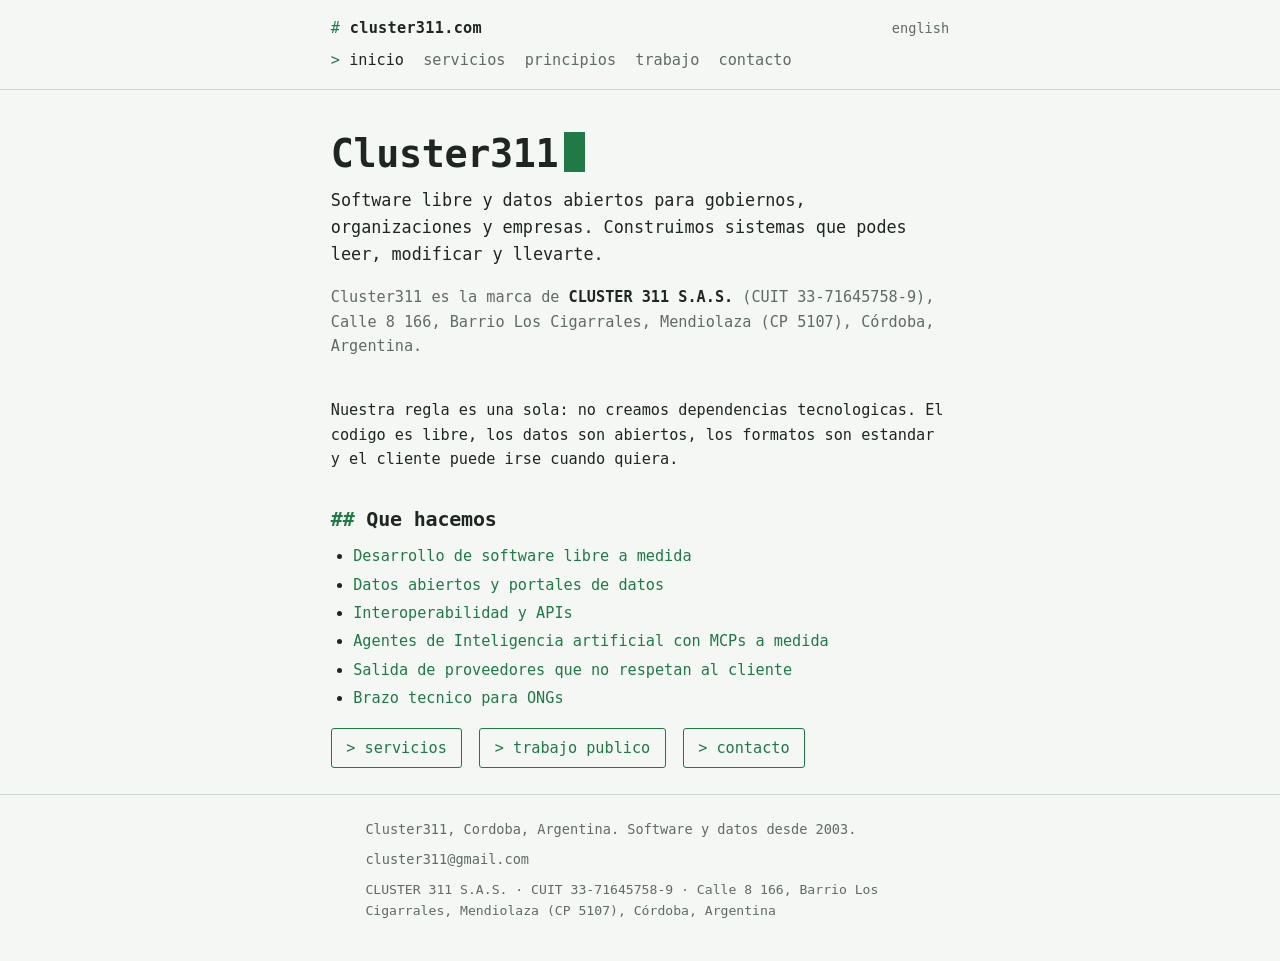
<file: index.html>
<!DOCTYPE html>
<html lang="es">
<head>
  <meta charset="utf-8">
  <meta name="viewport" content="width=device-width, initial-scale=1">
  <title>Cluster311 - CLUSTER 311 S.A.S.</title>
  <meta name="description" content="Cluster311: software libre y datos abiertos para gobiernos, organizaciones y ONGs. Sin dependencias tecnologicas. Cordoba, Argentina.">
  <meta property="og:title" content="Cluster311">
  <meta property="og:description" content="Cluster311: software libre y datos abiertos para gobiernos, organizaciones y ONGs. Sin dependencias tecnologicas. Cordoba, Argentina.">
  <meta property="og:type" content="website">
  <meta property="og:url" content="https://cluster311.com/">
  <meta property="og:locale" content="es_AR">
  <link rel="icon" href="/favicon.svg" type="image/svg+xml">
  <link rel="canonical" href="https://cluster311.com/">
  <link rel="alternate" hreflang="es" href="https://cluster311.com/">
  <link rel="alternate" hreflang="en" href="https://cluster311.com/en/">
  <link rel="alternate" hreflang="x-default" href="https://cluster311.com/">
  <link rel="stylesheet" href="/css/base.css">
</head>
<body>
  <a class="skip" href="#main">Saltar al contenido</a>
  <header class="site">
    <div class="wrap">
      <a class="brand" href="/">cluster311.com</a>
      <nav aria-label="Principal">
      <a href="/" aria-current="page">inicio</a>
      <a href="/servicios/">servicios</a>
      <a href="/principios/">principios</a>
      <a href="/trabajo/">trabajo</a>
      <a href="/contacto/">contacto</a>
      </nav>
      <span class="lang"><a href="/en/" lang="en" hreflang="en">english</a></span>
    </div>
  </header>
  <main id="main" class="wrap">
    <section class="hero">
      <h1>Cluster311<span class="cursor" aria-hidden="true"></span></h1>
      <p class="lede">Software libre y datos abiertos para gobiernos, organizaciones y empresas.
        Construimos sistemas que podes leer, modificar y llevarte.</p>
      <p class="razon-social">Cluster311 es la marca de <strong>CLUSTER 311 S.A.S.</strong> (CUIT 33-71645758-9),
        Calle 8 166, Barrio Los Cigarrales, Mendiolaza (CP 5107), Córdoba, Argentina.</p>
    </section>

    <p>Nuestra regla es una sola: no creamos dependencias tecnologicas. El codigo es libre, los
      datos son abiertos, los formatos son estandar y el cliente puede irse cuando quiera.</p>

    <h2>Que hacemos</h2>
    <ul>
      <li><a href="/servicios/#desarrollo">Desarrollo de software libre a medida</a></li>
      <li><a href="/servicios/#datos">Datos abiertos y portales de datos</a></li>
      <li><a href="/servicios/#interoperabilidad">Interoperabilidad y APIs</a></li>
      <li><a href="/servicios/#ia">Agentes de Inteligencia artificial con MCPs a medida</a></li>
      <li><a href="/servicios/#salida">Salida de proveedores que no respetan al cliente</a></li>
      <li><a href="/servicios/#ong">Brazo tecnico para ONGs</a></li>
    </ul>

    <p>
      <a class="btn" href="/servicios/">servicios</a>
      <a class="btn" href="/trabajo/">trabajo publico</a>
      <a class="btn" href="/contacto/">contacto</a>
    </p>

  </main>
  <footer class="site">
    <div class="wrap">
      <span>Cluster311, Cordoba, Argentina. Software y datos desde 2003.</span>
      <a href="mailto:cluster311@gmail.com">cluster311@gmail.com</a>
      <span class="legal">CLUSTER 311 S.A.S. · CUIT 33-71645758-9 · Calle 8 166, Barrio Los Cigarrales, Mendiolaza (CP 5107), Córdoba, Argentina</span>
    </div>
  </footer>
</body>
</html>
</file>
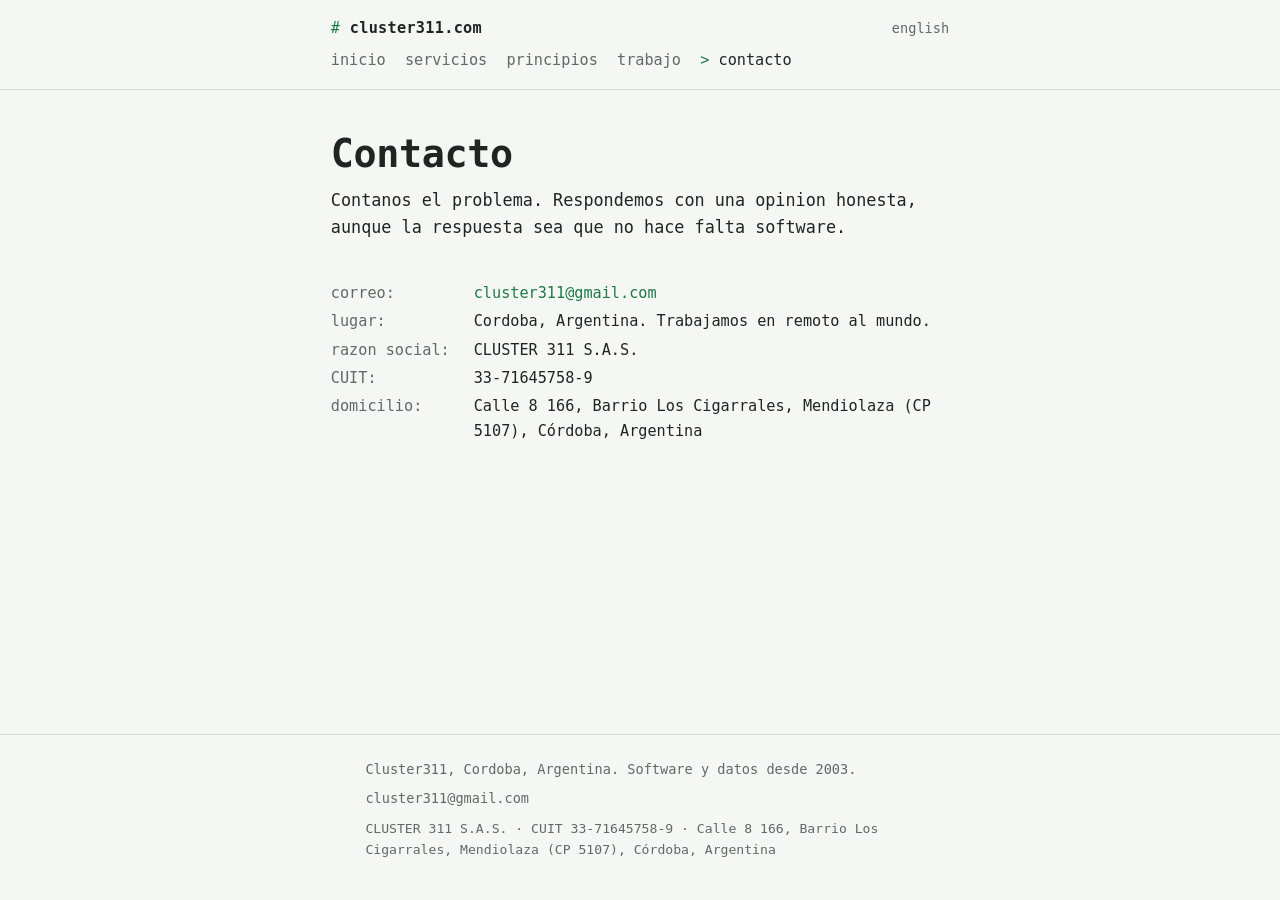
<file: contacto/index.html>
<!DOCTYPE html>
<html lang="es">
<head>
  <meta charset="utf-8">
  <meta name="viewport" content="width=device-width, initial-scale=1">
  <title>Contacto | Cluster311 - CLUSTER 311 S.A.S.</title>
  <meta name="description" content="Contacto de Cluster311.">
  <meta property="og:title" content="Contacto | Cluster311">
  <meta property="og:description" content="Contacto de Cluster311.">
  <meta property="og:type" content="website">
  <meta property="og:url" content="https://cluster311.com/contacto/">
  <meta property="og:locale" content="es_AR">
  <link rel="icon" href="/favicon.svg" type="image/svg+xml">
  <link rel="canonical" href="https://cluster311.com/contacto/">
  <link rel="alternate" hreflang="es" href="https://cluster311.com/contacto/">
  <link rel="alternate" hreflang="en" href="https://cluster311.com/en/contact/">
  <link rel="alternate" hreflang="x-default" href="https://cluster311.com/contacto/">
  <link rel="stylesheet" href="/css/base.css">
</head>
<body>
  <a class="skip" href="#main">Saltar al contenido</a>
  <header class="site">
    <div class="wrap">
      <a class="brand" href="/">cluster311.com</a>
      <nav aria-label="Principal">
      <a href="/">inicio</a>
      <a href="/servicios/">servicios</a>
      <a href="/principios/">principios</a>
      <a href="/trabajo/">trabajo</a>
      <a href="/contacto/" aria-current="page">contacto</a>
      </nav>
      <span class="lang"><a href="/en/contact/" lang="en" hreflang="en">english</a></span>
    </div>
  </header>
  <main id="main" class="wrap">
    <section class="hero">
      <h1>Contacto</h1>
      <p class="lede">Contanos el problema. Respondemos con una opinion honesta, aunque la
        respuesta sea que no hace falta software.</p>
    </section>

    <dl class="kv">
      <dt>correo</dt><dd><a href="mailto:cluster311@gmail.com">cluster311@gmail.com</a></dd>
      <dt>lugar</dt><dd>Cordoba, Argentina. Trabajamos en remoto al mundo.</dd>
      <dt>razon social</dt><dd>CLUSTER 311 S.A.S.</dd>
      <dt>CUIT</dt><dd>33-71645758-9</dd>
      <dt>domicilio</dt><dd>Calle 8 166, Barrio Los Cigarrales, Mendiolaza (CP 5107), Córdoba, Argentina</dd>
    </dl>

  </main>
  <footer class="site">
    <div class="wrap">
      <span>Cluster311, Cordoba, Argentina. Software y datos desde 2003.</span>
      <a href="mailto:cluster311@gmail.com">cluster311@gmail.com</a>
      <span class="legal">CLUSTER 311 S.A.S. · CUIT 33-71645758-9 · Calle 8 166, Barrio Los Cigarrales, Mendiolaza (CP 5107), Córdoba, Argentina</span>
    </div>
  </footer>
</body>
</html>
</file>
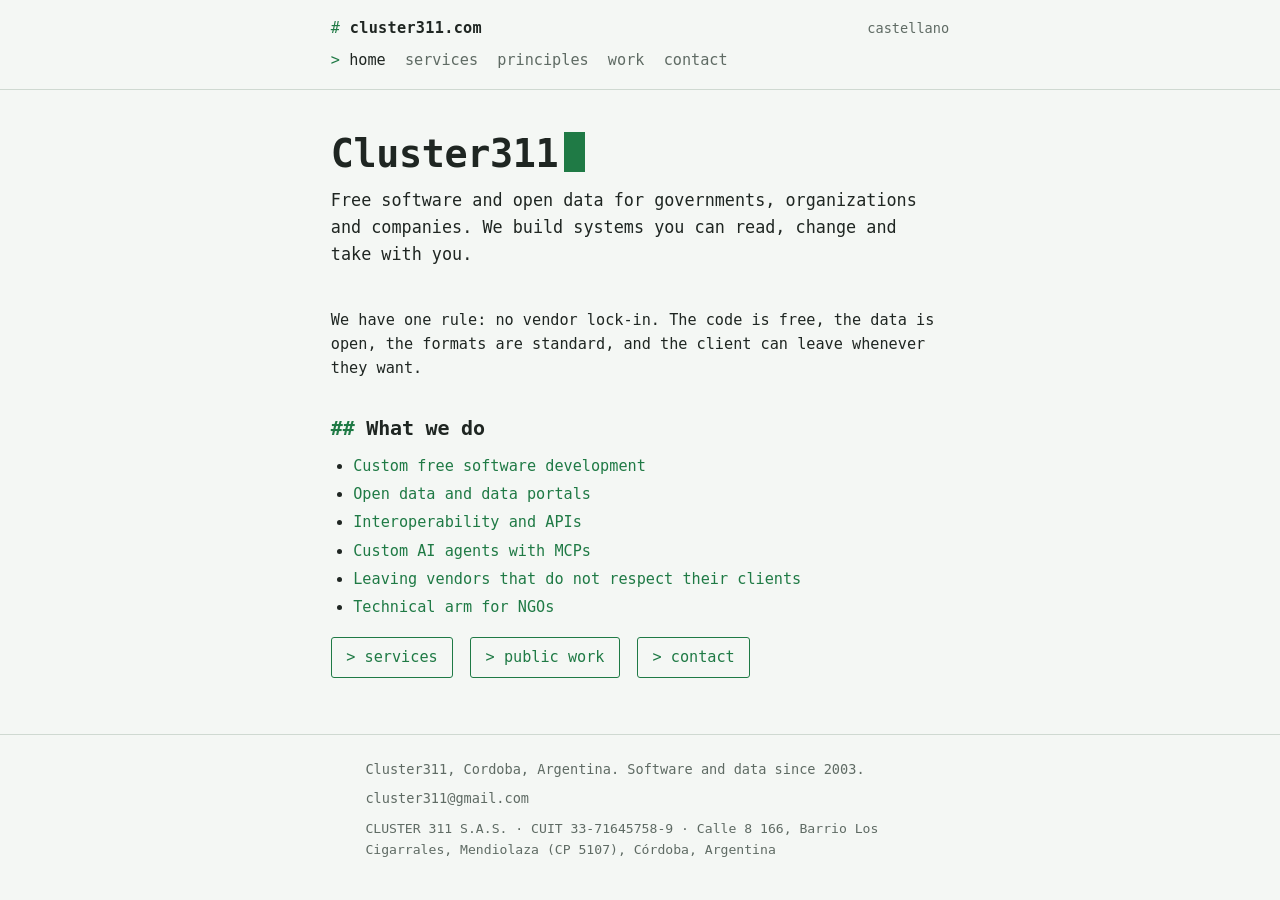
<file: en/index.html>
<!DOCTYPE html>
<html lang="en">
<head>
  <meta charset="utf-8">
  <meta name="viewport" content="width=device-width, initial-scale=1">
  <title>Cluster311</title>
  <meta name="description" content="Cluster311: free software and open data for governments, organizations and NGOs. No vendor lock-in. Cordoba, Argentina.">
  <meta property="og:title" content="Cluster311">
  <meta property="og:description" content="Cluster311: free software and open data for governments, organizations and NGOs. No vendor lock-in. Cordoba, Argentina.">
  <meta property="og:type" content="website">
  <meta property="og:url" content="https://cluster311.com/en/">
  <meta property="og:locale" content="en">
  <link rel="icon" href="/favicon.svg" type="image/svg+xml">
  <link rel="canonical" href="https://cluster311.com/en/">
  <link rel="alternate" hreflang="en" href="https://cluster311.com/en/">
  <link rel="alternate" hreflang="es" href="https://cluster311.com/">
  <link rel="alternate" hreflang="x-default" href="https://cluster311.com/">
  <link rel="stylesheet" href="/css/base.css">
</head>
<body>
  <a class="skip" href="#main">Skip to content</a>
  <header class="site">
    <div class="wrap">
      <a class="brand" href="/en/">cluster311.com</a>
      <nav aria-label="Main">
      <a href="/en/" aria-current="page">home</a>
      <a href="/en/services/">services</a>
      <a href="/en/principles/">principles</a>
      <a href="/en/work/">work</a>
      <a href="/en/contact/">contact</a>
      </nav>
      <span class="lang"><a href="/" lang="es" hreflang="es">castellano</a></span>
    </div>
  </header>
  <main id="main" class="wrap">
    <section class="hero">
      <h1>Cluster311<span class="cursor" aria-hidden="true"></span></h1>
      <p class="lede">Free software and open data for governments, organizations and companies.
        We build systems you can read, change and take with you.</p>
    </section>

    <p>We have one rule: no vendor lock-in. The code is free, the data is open, the formats
      are standard, and the client can leave whenever they want.</p>

    <h2>What we do</h2>
    <ul>
      <li><a href="/en/services/#development">Custom free software development</a></li>
      <li><a href="/en/services/#data">Open data and data portals</a></li>
      <li><a href="/en/services/#interoperability">Interoperability and APIs</a></li>
      <li><a href="/en/services/#ai">Custom AI agents with MCPs</a></li>
      <li><a href="/en/services/#exit">Leaving vendors that do not respect their clients</a></li>
      <li><a href="/en/services/#ngo">Technical arm for NGOs</a></li>
    </ul>

    <p>
      <a class="btn" href="/en/services/">services</a>
      <a class="btn" href="/en/work/">public work</a>
      <a class="btn" href="/en/contact/">contact</a>
    </p>

  </main>
  <footer class="site">
    <div class="wrap">
      <span>Cluster311, Cordoba, Argentina. Software and data since 2003.</span>
      <a href="mailto:cluster311@gmail.com">cluster311@gmail.com</a>
      <span class="legal">CLUSTER 311 S.A.S. · CUIT 33-71645758-9 · Calle 8 166, Barrio Los Cigarrales, Mendiolaza (CP 5107), Córdoba, Argentina</span>
    </div>
  </footer>
</body>
</html>
</file>
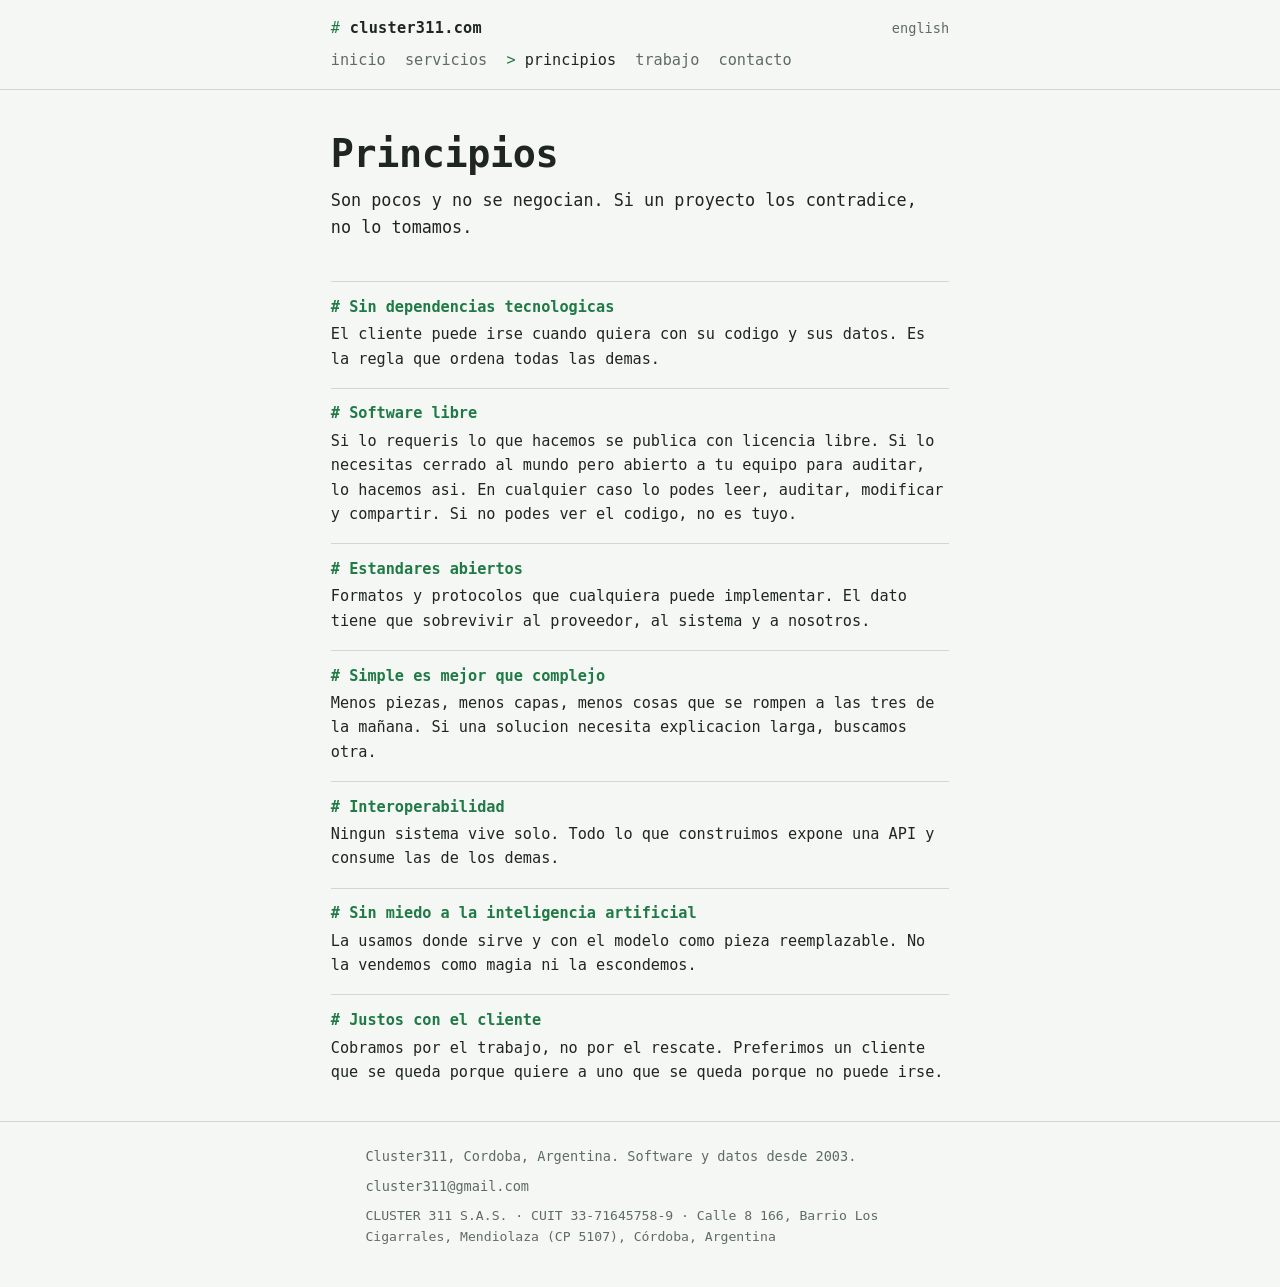
<file: principios/index.html>
<!DOCTYPE html>
<html lang="es">
<head>
  <meta charset="utf-8">
  <meta name="viewport" content="width=device-width, initial-scale=1">
  <title>Principios | Cluster311</title>
  <meta name="description" content="Los principios de Cluster311: software libre, estandares abiertos, simplicidad, interoperabilidad y respeto por el cliente.">
  <meta property="og:title" content="Principios | Cluster311">
  <meta property="og:description" content="Los principios de Cluster311: software libre, estandares abiertos, simplicidad, interoperabilidad y respeto por el cliente.">
  <meta property="og:type" content="website">
  <meta property="og:url" content="https://cluster311.com/principios/">
  <meta property="og:locale" content="es_AR">
  <link rel="icon" href="/favicon.svg" type="image/svg+xml">
  <link rel="canonical" href="https://cluster311.com/principios/">
  <link rel="alternate" hreflang="es" href="https://cluster311.com/principios/">
  <link rel="alternate" hreflang="en" href="https://cluster311.com/en/principles/">
  <link rel="alternate" hreflang="x-default" href="https://cluster311.com/principios/">
  <link rel="stylesheet" href="/css/base.css">
</head>
<body>
  <a class="skip" href="#main">Saltar al contenido</a>
  <header class="site">
    <div class="wrap">
      <a class="brand" href="/">cluster311.com</a>
      <nav aria-label="Principal">
      <a href="/">inicio</a>
      <a href="/servicios/">servicios</a>
      <a href="/principios/" aria-current="page">principios</a>
      <a href="/trabajo/">trabajo</a>
      <a href="/contacto/">contacto</a>
      </nav>
      <span class="lang"><a href="/en/principles/" lang="en" hreflang="en">english</a></span>
    </div>
  </header>
  <main id="main" class="wrap">
    <section class="hero">
      <h1>Principios</h1>
      <p class="lede">Son pocos y no se negocian. Si un proyecto los contradice, no lo
        tomamos.</p>
    </section>

    <ul class="principles">
      <li><strong>Sin dependencias tecnologicas</strong>
        El cliente puede irse cuando quiera con su codigo y sus datos. Es la regla que
        ordena todas las demas.</li>
      <li><strong>Software libre</strong>
        Si lo requeris lo que hacemos se publica con licencia libre.
        Si lo necesitas cerrado al mundo pero abierto a tu equipo para auditar, lo hacemos asi.
        En cualquier caso lo podes leer, auditar, modificar y
        compartir. Si no podes ver el codigo, no es tuyo.</li>
      <li><strong>Estandares abiertos</strong>
        Formatos y protocolos que cualquiera puede implementar. El dato tiene que
        sobrevivir al proveedor, al sistema y a nosotros.</li>
      <li><strong>Simple es mejor que complejo</strong>
        Menos piezas, menos capas, menos cosas que se rompen a las tres de la mañana. Si
        una solucion necesita explicacion larga, buscamos otra.</li>
      <li><strong>Interoperabilidad</strong>
        Ningun sistema vive solo. Todo lo que construimos expone una API y consume las de
        los demas.</li>
      <li><strong>Sin miedo a la inteligencia artificial</strong>
        La usamos donde sirve y con el modelo como pieza reemplazable. No la vendemos como
        magia ni la escondemos.</li>
      <li><strong>Justos con el cliente</strong>
        Cobramos por el trabajo, no por el rescate. Preferimos un cliente que se queda porque
        quiere a uno que se queda porque no puede irse.</li>
    </ul>

  </main>
  <footer class="site">
    <div class="wrap">
      <span>Cluster311, Cordoba, Argentina. Software y datos desde 2003.</span>
      <a href="mailto:cluster311@gmail.com">cluster311@gmail.com</a>
      <span class="legal">CLUSTER 311 S.A.S. · CUIT 33-71645758-9 · Calle 8 166, Barrio Los Cigarrales, Mendiolaza (CP 5107), Córdoba, Argentina</span>
    </div>
  </footer>
</body>
</html>
</file>
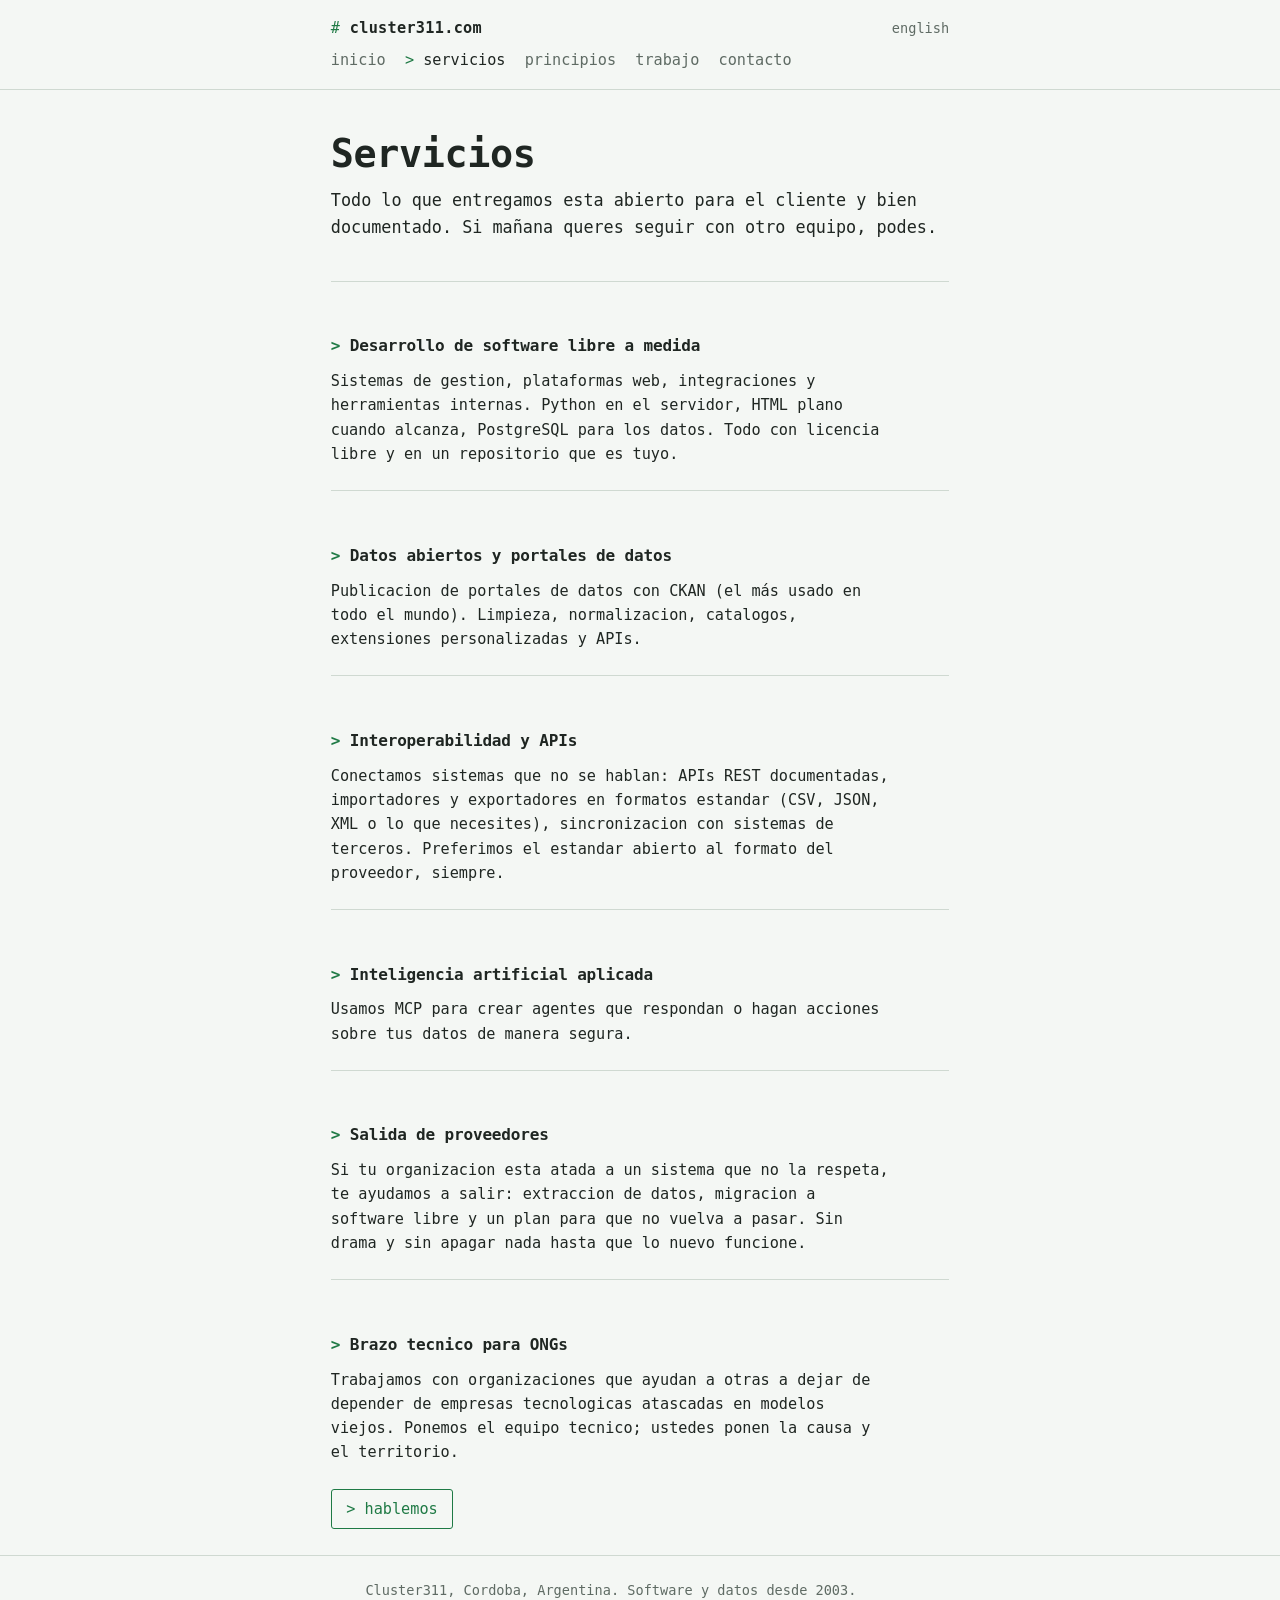
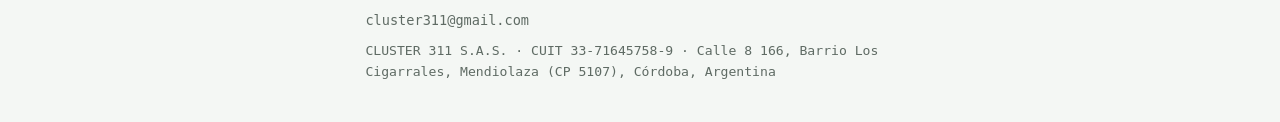
<file: servicios/index.html>
<!DOCTYPE html>
<html lang="es">
<head>
  <meta charset="utf-8">
  <meta name="viewport" content="width=device-width, initial-scale=1">
  <title>Servicios | Cluster311</title>
  <meta name="description" content="Servicios de Cluster311: desarrollo de software libre, datos abiertos, interoperabilidad, IA aplicada y salida de proveedores.">
  <meta property="og:title" content="Servicios | Cluster311">
  <meta property="og:description" content="Servicios de Cluster311: desarrollo de software libre, datos abiertos, interoperabilidad, IA aplicada y salida de proveedores.">
  <meta property="og:type" content="website">
  <meta property="og:url" content="https://cluster311.com/servicios/">
  <meta property="og:locale" content="es_AR">
  <link rel="icon" href="/favicon.svg" type="image/svg+xml">
  <link rel="canonical" href="https://cluster311.com/servicios/">
  <link rel="alternate" hreflang="es" href="https://cluster311.com/servicios/">
  <link rel="alternate" hreflang="en" href="https://cluster311.com/en/services/">
  <link rel="alternate" hreflang="x-default" href="https://cluster311.com/servicios/">
  <link rel="stylesheet" href="/css/base.css">
</head>
<body>
  <a class="skip" href="#main">Saltar al contenido</a>
  <header class="site">
    <div class="wrap">
      <a class="brand" href="/">cluster311.com</a>
      <nav aria-label="Principal">
      <a href="/">inicio</a>
      <a href="/servicios/" aria-current="page">servicios</a>
      <a href="/principios/">principios</a>
      <a href="/trabajo/">trabajo</a>
      <a href="/contacto/">contacto</a>
      </nav>
      <span class="lang"><a href="/en/services/" lang="en" hreflang="en">english</a></span>
    </div>
  </header>
  <main id="main" class="wrap">
    <section class="hero">
      <h1>Servicios</h1>
      <p class="lede">Todo lo que entregamos esta abierto para el cliente y bien documentado. Si mañana
        queres seguir con otro equipo, podes.</p>
    </section>

    <div class="svc" id="desarrollo">
      <h3>Desarrollo de software libre a medida</h3>
      <p>Sistemas de gestion, plataformas web, integraciones y herramientas internas. Python
        en el servidor, HTML plano cuando alcanza, PostgreSQL para los datos. Todo
        con licencia libre y en un repositorio que es tuyo.</p>
    </div>

    <div class="svc" id="datos">
      <h3>Datos abiertos y portales de datos</h3>
      <p>Publicacion de portales de datos con CKAN (el más usado en todo el mundo).
          Limpieza, normalizacion, catalogos, extensiones personalizadas y APIs.
      </p>
    </div>

    <div class="svc" id="interoperabilidad">
      <h3>Interoperabilidad y APIs</h3>
      <p>Conectamos sistemas que no se hablan: APIs REST documentadas, importadores y
        exportadores en formatos estandar (CSV, JSON, XML o lo que necesites), sincronizacion con
        sistemas de terceros. Preferimos el estandar abierto al formato del proveedor, siempre.</p>
    </div>

    <div class="svc" id="ia">
      <h3>Inteligencia artificial aplicada</h3>
      <p>
          Usamos MCP para crear agentes que respondan o hagan acciones sobre tus datos de manera segura.
      </p>
    </div>

    <div class="svc" id="salida">
      <h3>Salida de proveedores</h3>
      <p>Si tu organizacion esta atada a un sistema que no la respeta, te ayudamos a salir:
        extraccion de datos, migracion a software libre y un plan para
        que no vuelva a pasar. Sin drama y sin apagar nada hasta que lo nuevo funcione.</p>
    </div>

    <div class="svc" id="ong">
      <h3>Brazo tecnico para ONGs</h3>
      <p>Trabajamos con organizaciones que ayudan a otras a dejar de depender de empresas
        tecnologicas atascadas en modelos viejos. Ponemos el equipo tecnico; ustedes ponen la
        causa y el territorio.</p>
    </div>

    <p><a class="btn" href="/contacto/">hablemos</a></p>

  </main>
  <footer class="site">
    <div class="wrap">
      <span>Cluster311, Cordoba, Argentina. Software y datos desde 2003.</span>
      <a href="mailto:cluster311@gmail.com">cluster311@gmail.com</a>
      <span class="legal">CLUSTER 311 S.A.S. · CUIT 33-71645758-9 · Calle 8 166, Barrio Los Cigarrales, Mendiolaza (CP 5107), Córdoba, Argentina</span>
    </div>
  </footer>
</body>
</html>
</file>
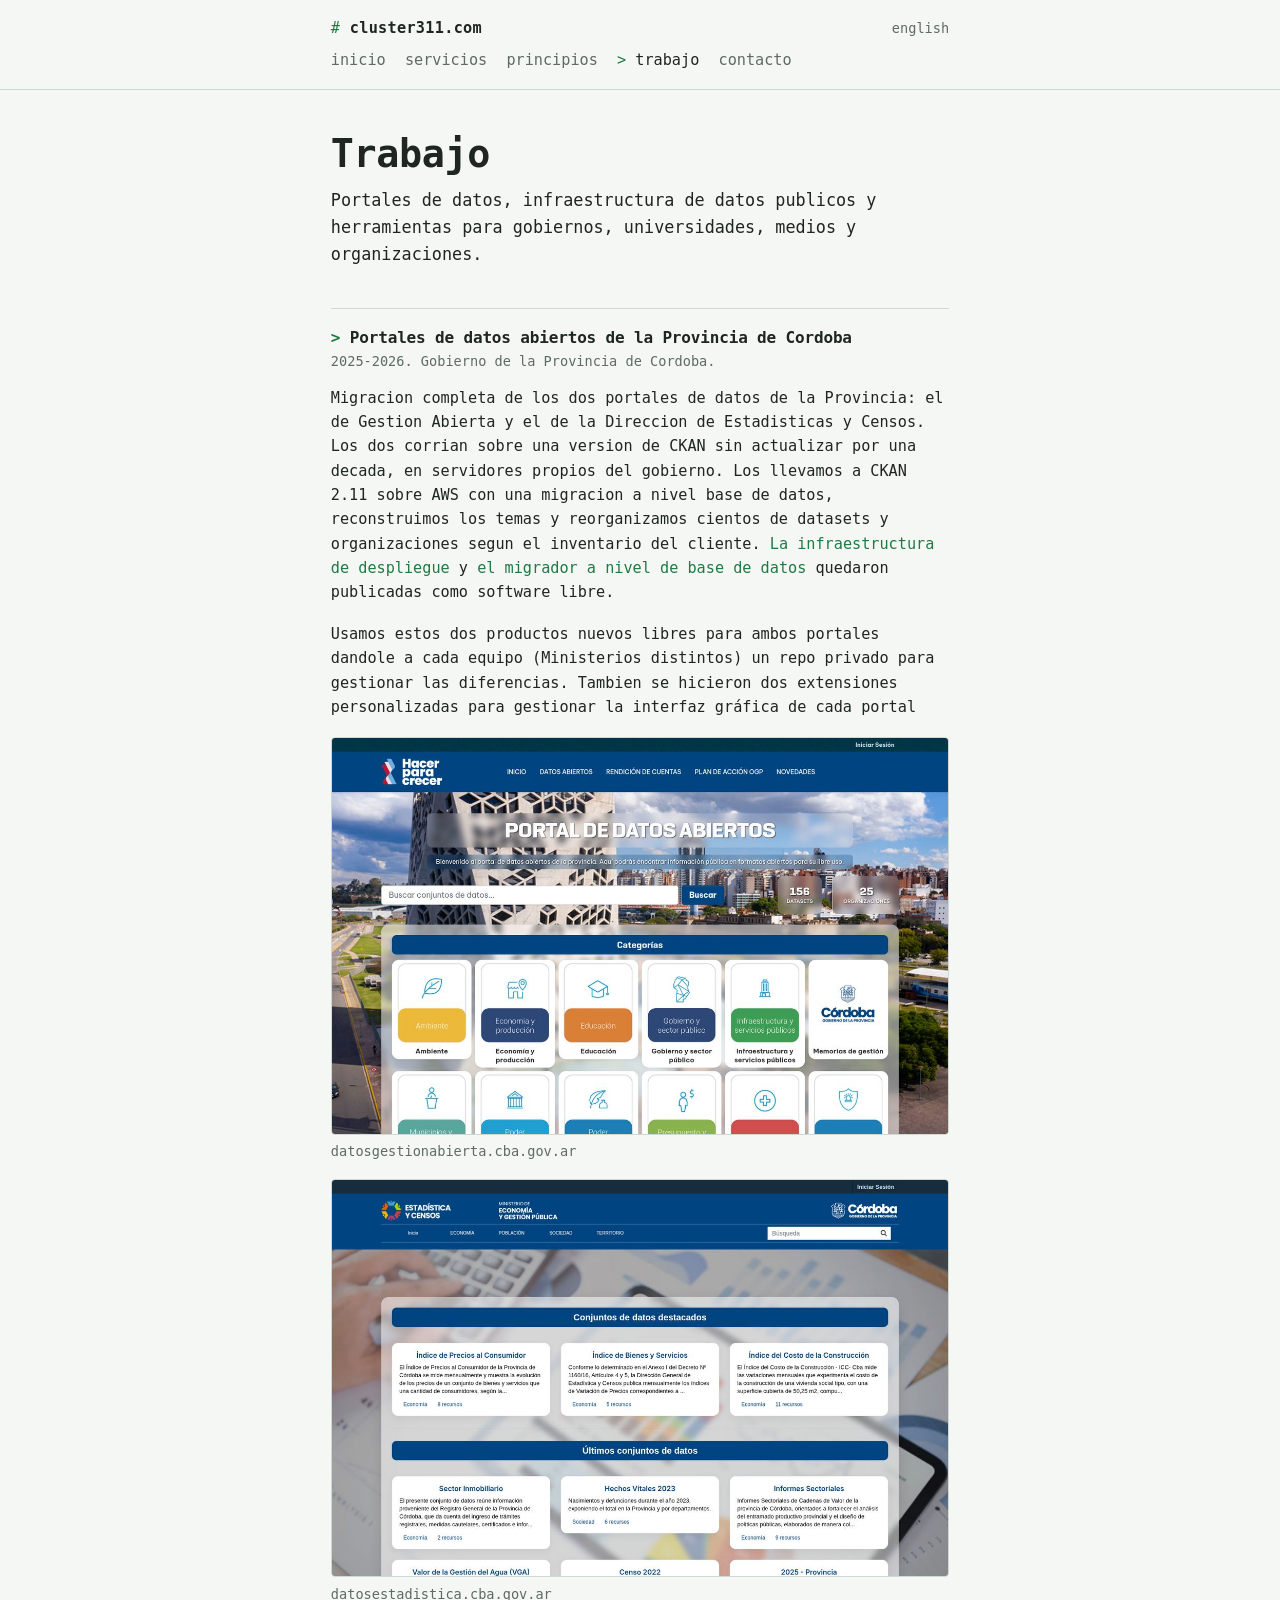
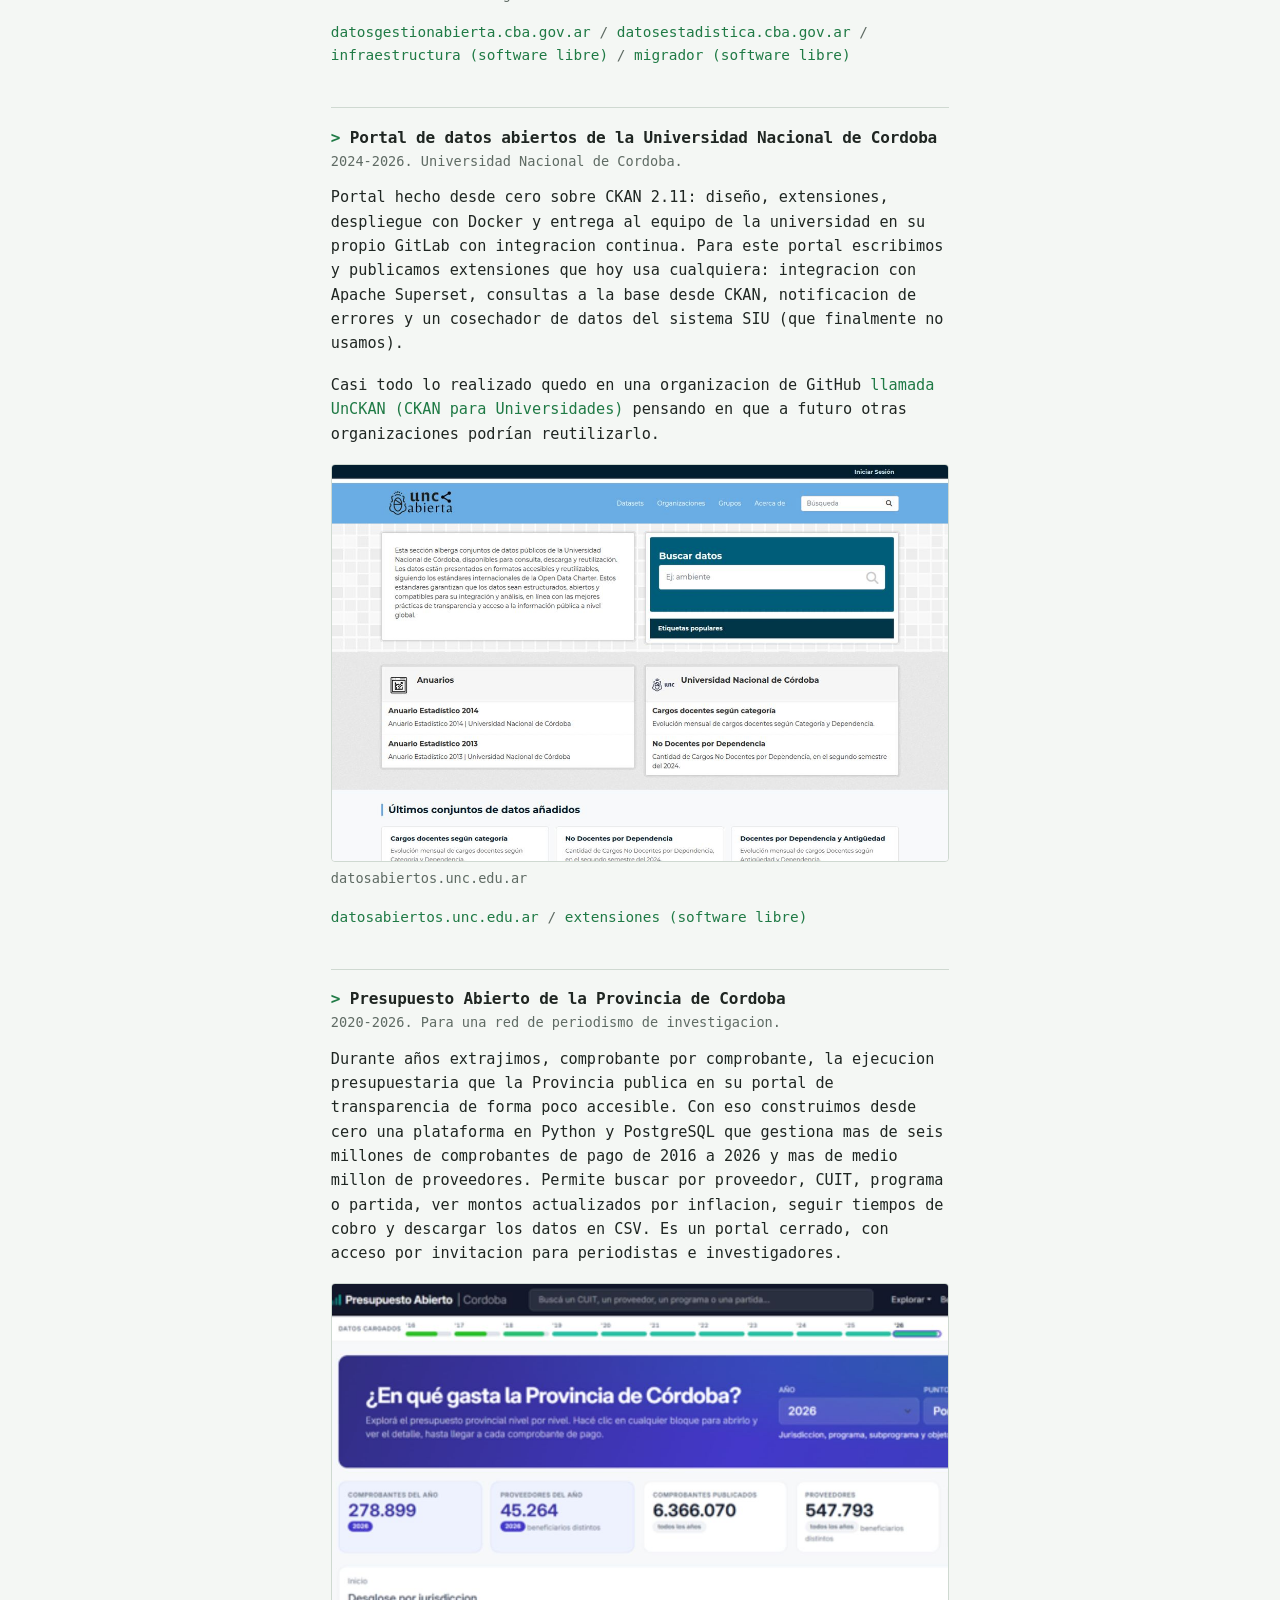
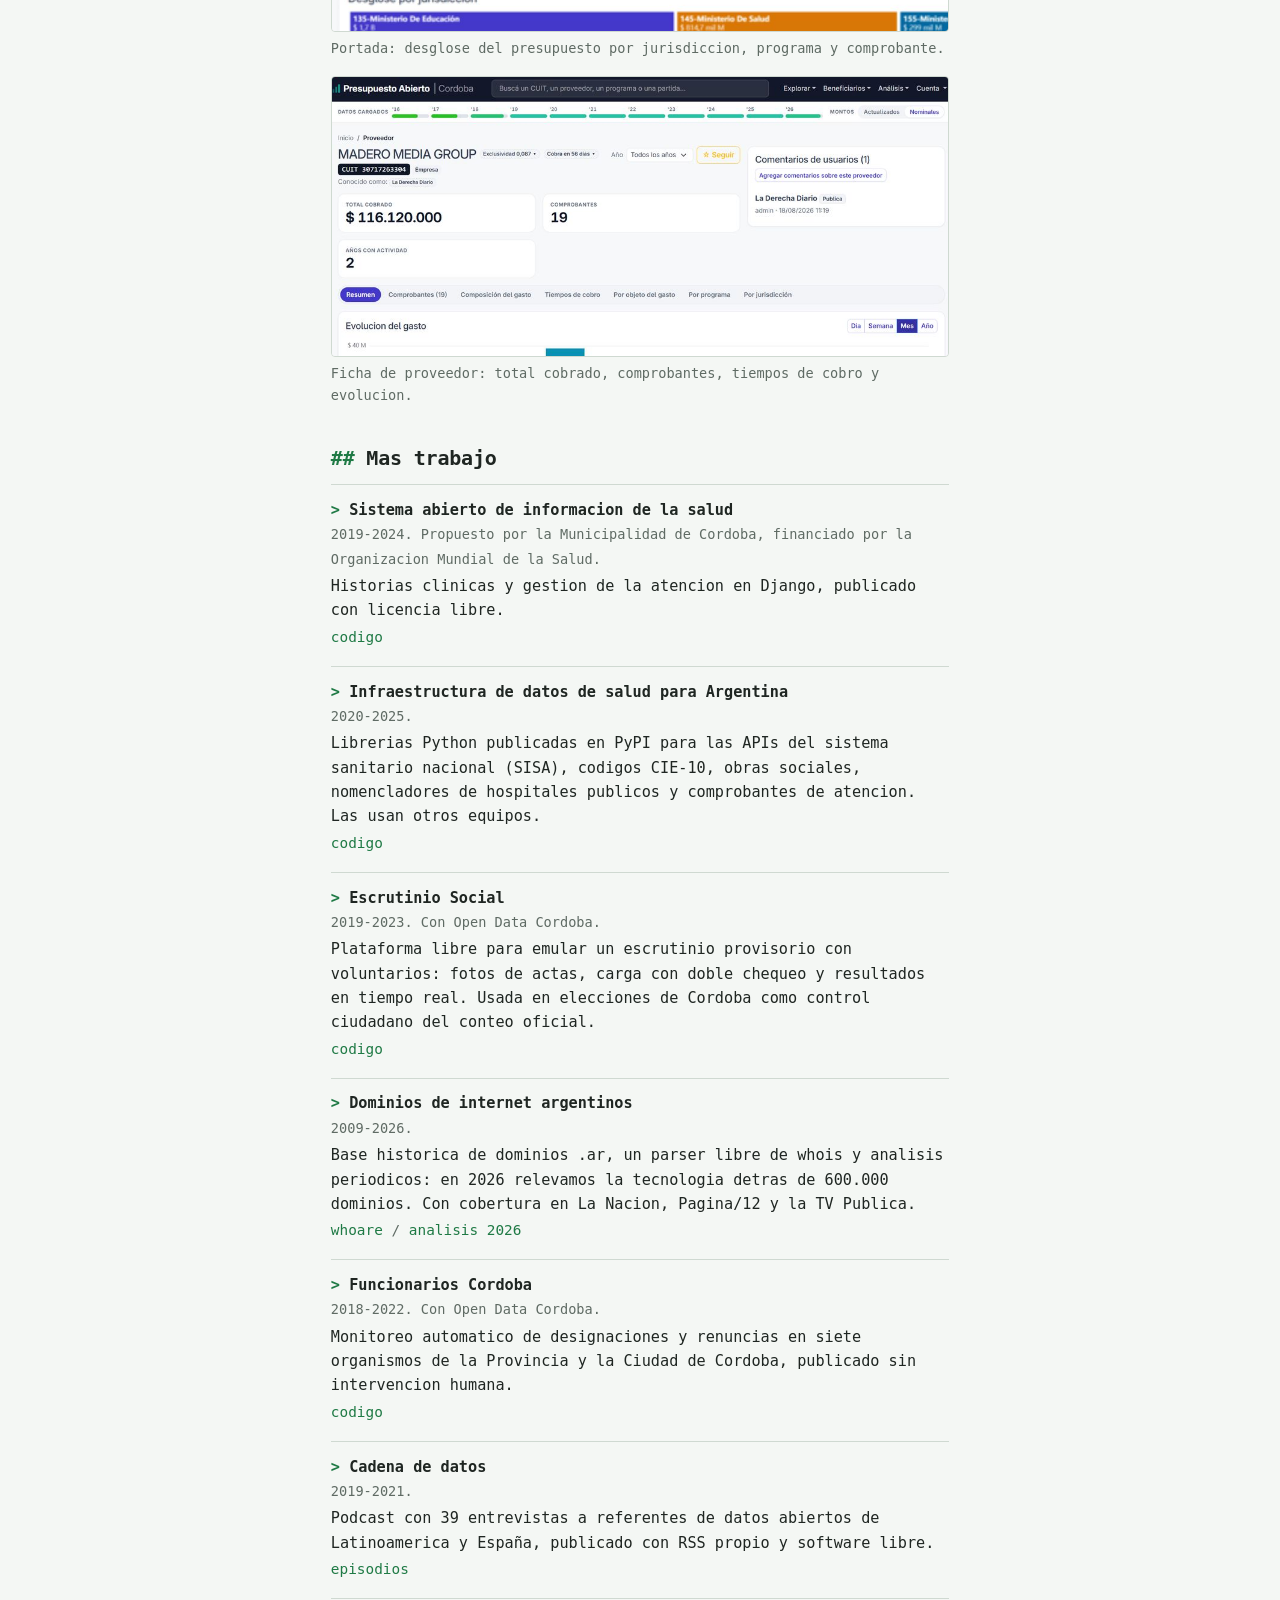
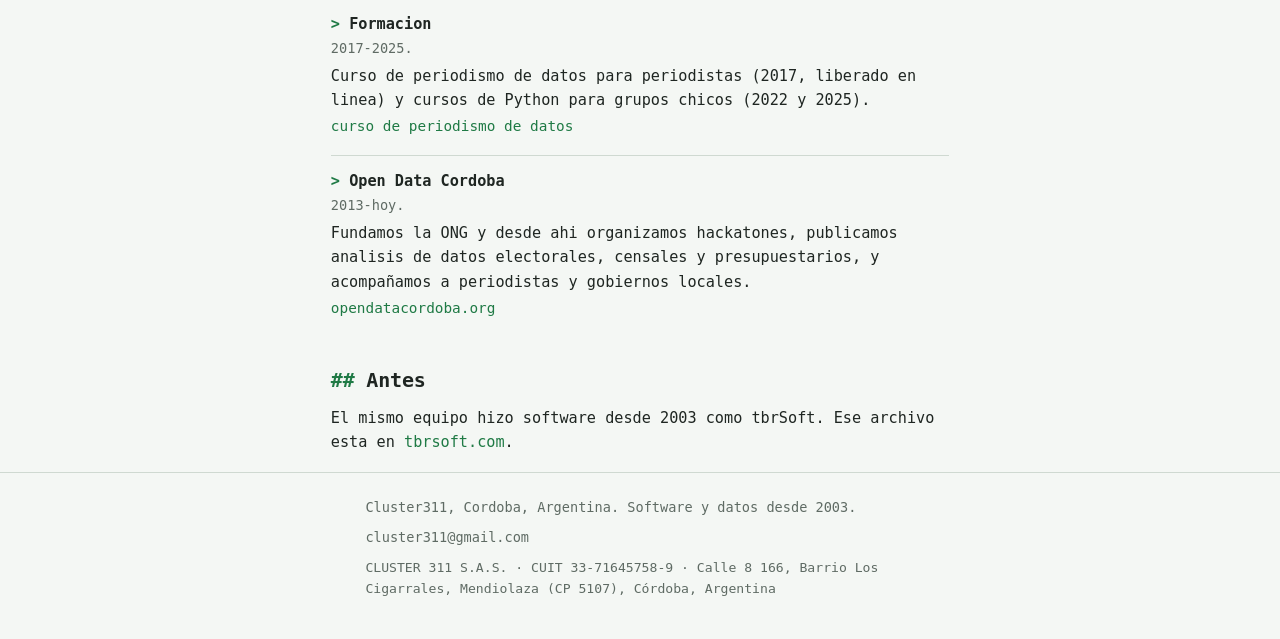
<file: trabajo/index.html>
<!DOCTYPE html>
<html lang="es">
<head>
  <meta charset="utf-8">
  <meta name="viewport" content="width=device-width, initial-scale=1">
  <title>Trabajo | Cluster311</title>
  <meta name="description" content="Trabajo de Cluster311: portales de datos abiertos de la Provincia de Cordoba y de la UNC, Presupuesto Abierto de Cordoba, datos de salud y mas.">
  <meta property="og:title" content="Trabajo | Cluster311">
  <meta property="og:description" content="Trabajo de Cluster311: portales de datos abiertos de la Provincia de Cordoba y de la UNC, Presupuesto Abierto de Cordoba, datos de salud y mas.">
  <meta property="og:type" content="website">
  <meta property="og:url" content="https://cluster311.com/trabajo/">
  <meta property="og:locale" content="es_AR">
  <link rel="icon" href="/favicon.svg" type="image/svg+xml">
  <link rel="canonical" href="https://cluster311.com/trabajo/">
  <link rel="alternate" hreflang="es" href="https://cluster311.com/trabajo/">
  <link rel="alternate" hreflang="en" href="https://cluster311.com/en/work/">
  <link rel="alternate" hreflang="x-default" href="https://cluster311.com/trabajo/">
  <link rel="stylesheet" href="/css/base.css">
</head>
<body>
  <a class="skip" href="#main">Saltar al contenido</a>
  <header class="site">
    <div class="wrap">
      <a class="brand" href="/">cluster311.com</a>
      <nav aria-label="Principal">
      <a href="/">inicio</a>
      <a href="/servicios/">servicios</a>
      <a href="/principios/">principios</a>
      <a href="/trabajo/" aria-current="page">trabajo</a>
      <a href="/contacto/">contacto</a>
      </nav>
      <span class="lang"><a href="/en/work/" lang="en" hreflang="en">english</a></span>
    </div>
  </header>
  <main id="main" class="wrap">
    <section class="hero">
      <h1>Trabajo</h1>
      <p class="lede">Portales de datos, infraestructura de datos publicos y herramientas para
        gobiernos, universidades, medios y organizaciones.</p>
    </section>

    <div class="case" id="cba">
      <h3>Portales de datos abiertos de la Provincia de Cordoba</h3>
      <p class="meta">2025-2026. Gobierno de la Provincia de Cordoba.</p>
      <p>Migracion completa de los dos portales de datos de la Provincia: el de Gestion Abierta y
        el de la Direccion de Estadisticas y Censos. Los dos corrian sobre una version de CKAN
        sin actualizar por una decada, en servidores propios del gobierno. Los llevamos a CKAN
        2.11 sobre AWS con una migracion a nivel base de datos, reconstruimos los temas y
        reorganizamos cientos de datasets y organizaciones segun el inventario del cliente.
        <a href="https://github.com/avdata99/ckan-to-aws">La
        infraestructura de despliegue</a> y
        <a href="https://github.com/avdata99/ckan-migrator">el migrador a nivel de base de datos</a>
        quedaron publicadas como software libre.</p>
      <p>
          Usamos estos dos productos nuevos libres para ambos portales dandole a cada equipo
         (Ministerios distintos) un repo privado para gestionar las diferencias.
         Tambien se hicieron dos extensiones personalizadas para gestionar la interfaz gráfica
         de cada portal
      </p>
      <figure>
        <img src="/img/datosgestionabierta.jpg" width="1200" height="771" loading="lazy" alt="Portada del portal de datos abiertos de la Provincia de Cordoba, con buscador y categorias">
        <figcaption>datosgestionabierta.cba.gov.ar</figcaption>
      </figure>
      <figure>
        <img src="/img/datosestadistica.jpg" width="1200" height="771" loading="lazy" alt="Portada del portal de datos de la Direccion de Estadisticas y Censos de Cordoba">
        <figcaption>datosestadistica.cba.gov.ar</figcaption>
      </figure>
      <p class="links">
          <a href="https://datosgestionabierta.cba.gov.ar/">datosgestionabierta.cba.gov.ar</a>
          <a href="https://datosestadistica.cba.gov.ar/">datosestadistica.cba.gov.ar</a>
          <a href="https://github.com/avdata99/ckan-to-aws">infraestructura (software libre)</a>
          <a href="https://github.com/avdata99/ckan-migrator">migrador (software libre)</a>
      </p>
    </div>

    <div class="case" id="unc">
      <h3>Portal de datos abiertos de la Universidad Nacional de Cordoba</h3>
      <p class="meta">2024-2026. Universidad Nacional de Cordoba.</p>
      <p>Portal hecho desde cero sobre CKAN 2.11: diseño, extensiones, despliegue con Docker y
        entrega al equipo de la universidad en su propio GitLab con integracion continua. Para
        este portal escribimos y publicamos extensiones que hoy usa cualquiera: integracion con
        Apache Superset, consultas a la base desde CKAN,
        notificacion de errores y un cosechador de datos del sistema SIU (que finalmente no usamos).
      </p>
      <p>
          Casi todo lo realizado quedo en una organizacion de GitHub
          <a href="https://github.com/unckan">llamada UnCKAN (CKAN para Universidades)</a>
          pensando en que a futuro otras organizaciones podrían reutilizarlo.
      </p>
      <figure>
        <img src="/img/datosabiertos-unc.jpg" width="1200" height="771" loading="lazy" alt="Portada del portal de datos abiertos de la Universidad Nacional de Cordoba">
        <figcaption>datosabiertos.unc.edu.ar</figcaption>
      </figure>
      <p class="links">
          <a href="https://datosabiertos.unc.edu.ar/">datosabiertos.unc.edu.ar</a>
          <a href="https://github.com/unckan">extensiones (software libre)</a>
      </p>
    </div>

    <div class="case" id="presupuesto">
      <h3>Presupuesto Abierto de la Provincia de Cordoba</h3>
      <p class="meta">2020-2026. Para una red de periodismo de investigacion.</p>
      <p>Durante años extrajimos, comprobante por comprobante, la ejecucion presupuestaria que la
        Provincia publica en su portal de transparencia de forma poco accesible. Con eso
        construimos desde cero una plataforma en Python y PostgreSQL que gestiona mas de seis
        millones de comprobantes de pago de 2016 a 2026 y mas de medio millon de proveedores.
        Permite buscar por proveedor, CUIT, programa o partida, ver montos actualizados por
        inflacion, seguir tiempos de cobro y descargar los datos en CSV. Es un portal cerrado,
        con acceso por invitacion para periodistas e investigadores.</p>
      <figure>
        <img src="/img/presupuesto-abierto-home.jpg" width="1200" height="675" loading="lazy" alt="Portada de Presupuesto Abierto: en que gasta la Provincia de Cordoba, con totales de comprobantes y proveedores">
        <figcaption>Portada: desglose del presupuesto por jurisdiccion, programa y comprobante.</figcaption>
      </figure>
      <figure>
        <img src="/img/presupuesto-abierto-proveedor.jpg" width="1024" height="463" loading="lazy" alt="Ficha de un proveedor en Presupuesto Abierto: total cobrado, comprobantes, evolucion del gasto y comentarios de usuarios">
        <figcaption>Ficha de proveedor: total cobrado, comprobantes, tiempos de cobro y evolucion.</figcaption>
      </figure>
    </div>

    <h2>Mas trabajo</h2>
    <ul class="more">
      <li>
        <strong>Sistema abierto de informacion de la salud</strong>
        <span class="meta">2019-2024. Propuesto por la Municipalidad de Cordoba, financiado por la Organizacion Mundial de la Salud.</span>
        <p>Historias clinicas y gestion de la atencion en Django, publicado con licencia libre.</p>
        <p class="links"><a href="https://github.com/cluster311/ggg">codigo</a></p>
      </li>
      <li>
        <strong>Infraestructura de datos de salud para Argentina</strong>
        <span class="meta">2020-2025.</span>
        <p>Librerias Python publicadas en PyPI para las APIs del sistema sanitario nacional (SISA), codigos CIE-10, obras sociales, nomencladores de hospitales publicos y comprobantes de atencion. Las usan otros equipos.</p>
        <p class="links"><a href="https://github.com/cluster311">codigo</a></p>
      </li>
      <li>
        <strong>Escrutinio Social</strong>
        <span class="meta">2019-2023. Con Open Data Cordoba.</span>
        <p>Plataforma libre para emular un escrutinio provisorio con voluntarios: fotos de actas, carga con doble chequeo y resultados en tiempo real. Usada en elecciones de Cordoba como control ciudadano del conteo oficial.</p>
        <p class="links"><a href="https://github.com/EscrutinioSocial/escrutinio-social">codigo</a></p>
      </li>
      <li>
        <strong>Dominios de internet argentinos</strong>
        <span class="meta">2009-2026.</span>
        <p>Base historica de dominios .ar, un parser libre de whois y analisis periodicos: en 2026 relevamos la tecnologia detras de 600.000 dominios. Con cobertura en La Nacion, Pagina/12 y la TV Publica.</p>
        <p class="links"><a href="https://github.com/OpenDataCordoba/whoare">whoare</a><a href="https://andresvazquez.com.ar/blog/posts/tecnologia-de-dominios-argentinos-2026/">analisis 2026</a></p>
      </li>
      <li>
        <strong>Funcionarios Cordoba</strong>
        <span class="meta">2018-2022. Con Open Data Cordoba.</span>
        <p>Monitoreo automatico de designaciones y renuncias en siete organismos de la Provincia y la Ciudad de Cordoba, publicado sin intervencion humana.</p>
        <p class="links"><a href="https://github.com/OpenDataCordoba/funcionarios-cordoba">codigo</a></p>
      </li>
      <li>
        <strong>Cadena de datos</strong>
        <span class="meta">2019-2021.</span>
        <p>Podcast con 39 entrevistas a referentes de datos abiertos de Latinoamerica y España, publicado con RSS propio y software libre.</p>
        <p class="links"><a href="https://avdata99.github.io/cadena-de-datos/">episodios</a></p>
      </li>
      <li>
        <strong>Formacion</strong>
        <span class="meta">2017-2025.</span>
        <p>Curso de periodismo de datos para periodistas (2017, liberado en linea) y cursos de Python para grupos chicos (2022 y 2025).</p>
        <p class="links"><a href="https://avdata99.github.io/curso-datos-elecciones-generales-legislativas-2017/manual/html/index.html">curso de periodismo de datos</a></p>
      </li>
      <li>
        <strong>Open Data Cordoba</strong>
        <span class="meta">2013-hoy.</span>
        <p>Fundamos la ONG y desde ahi organizamos hackatones, publicamos analisis de datos electorales, censales y presupuestarios, y acompañamos a periodistas y gobiernos locales.</p>
        <p class="links"><a href="https://opendatacordoba.org/">opendatacordoba.org</a></p>
      </li>
    </ul>

    <h2>Antes</h2>
    <p>El mismo equipo hizo software desde 2003 como tbrSoft. Ese archivo esta en
      <a href="https://tbrsoft.com">tbrsoft.com</a>.</p>
  </main>
  <footer class="site">
    <div class="wrap">
      <span>Cluster311, Cordoba, Argentina. Software y datos desde 2003.</span>
      <a href="mailto:cluster311@gmail.com">cluster311@gmail.com</a>
      <span class="legal">CLUSTER 311 S.A.S. · CUIT 33-71645758-9 · Calle 8 166, Barrio Los Cigarrales, Mendiolaza (CP 5107), Córdoba, Argentina</span>
    </div>
  </footer>
</body>
</html>
</file>
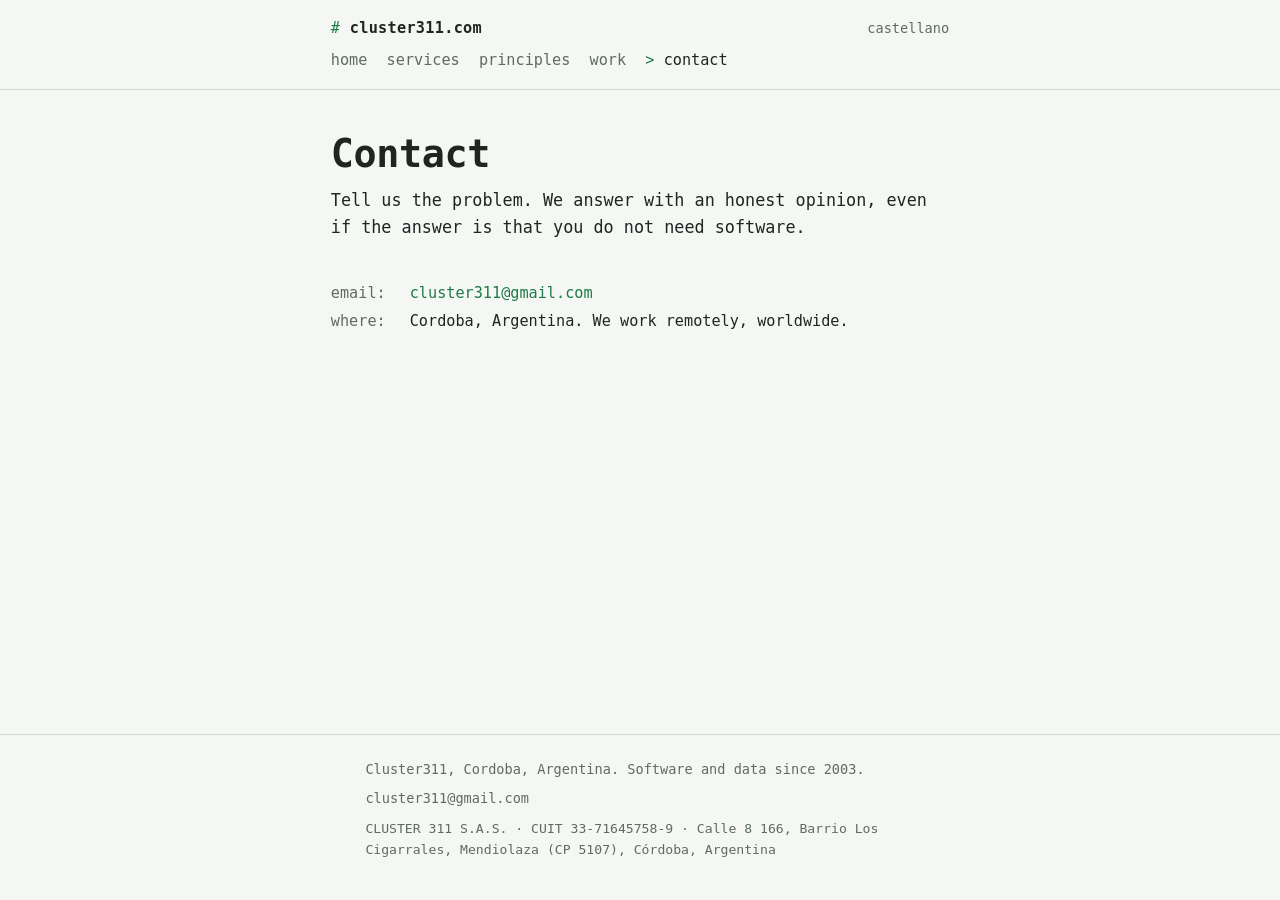
<file: en/contact/index.html>
<!DOCTYPE html>
<html lang="en">
<head>
  <meta charset="utf-8">
  <meta name="viewport" content="width=device-width, initial-scale=1">
  <title>Contact | Cluster311</title>
  <meta name="description" content="Contact Cluster311.">
  <meta property="og:title" content="Contact | Cluster311">
  <meta property="og:description" content="Contact Cluster311.">
  <meta property="og:type" content="website">
  <meta property="og:url" content="https://cluster311.com/en/contact/">
  <meta property="og:locale" content="en">
  <link rel="icon" href="/favicon.svg" type="image/svg+xml">
  <link rel="canonical" href="https://cluster311.com/en/contact/">
  <link rel="alternate" hreflang="en" href="https://cluster311.com/en/contact/">
  <link rel="alternate" hreflang="es" href="https://cluster311.com/contacto/">
  <link rel="alternate" hreflang="x-default" href="https://cluster311.com/contacto/">
  <link rel="stylesheet" href="/css/base.css">
</head>
<body>
  <a class="skip" href="#main">Skip to content</a>
  <header class="site">
    <div class="wrap">
      <a class="brand" href="/en/">cluster311.com</a>
      <nav aria-label="Main">
      <a href="/en/">home</a>
      <a href="/en/services/">services</a>
      <a href="/en/principles/">principles</a>
      <a href="/en/work/">work</a>
      <a href="/en/contact/" aria-current="page">contact</a>
      </nav>
      <span class="lang"><a href="/contacto/" lang="es" hreflang="es">castellano</a></span>
    </div>
  </header>
  <main id="main" class="wrap">
    <section class="hero">
      <h1>Contact</h1>
      <p class="lede">Tell us the problem. We answer with an honest opinion, even if the
        answer is that you do not need software.</p>
    </section>

    <dl class="kv">
      <dt>email</dt><dd><a href="mailto:cluster311@gmail.com">cluster311@gmail.com</a></dd>
      <dt>where</dt><dd>Cordoba, Argentina. We work remotely, worldwide.</dd>
    </dl>

  </main>
  <footer class="site">
    <div class="wrap">
      <span>Cluster311, Cordoba, Argentina. Software and data since 2003.</span>
      <a href="mailto:cluster311@gmail.com">cluster311@gmail.com</a>
      <span class="legal">CLUSTER 311 S.A.S. · CUIT 33-71645758-9 · Calle 8 166, Barrio Los Cigarrales, Mendiolaza (CP 5107), Córdoba, Argentina</span>
    </div>
  </footer>
</body>
</html>
</file>
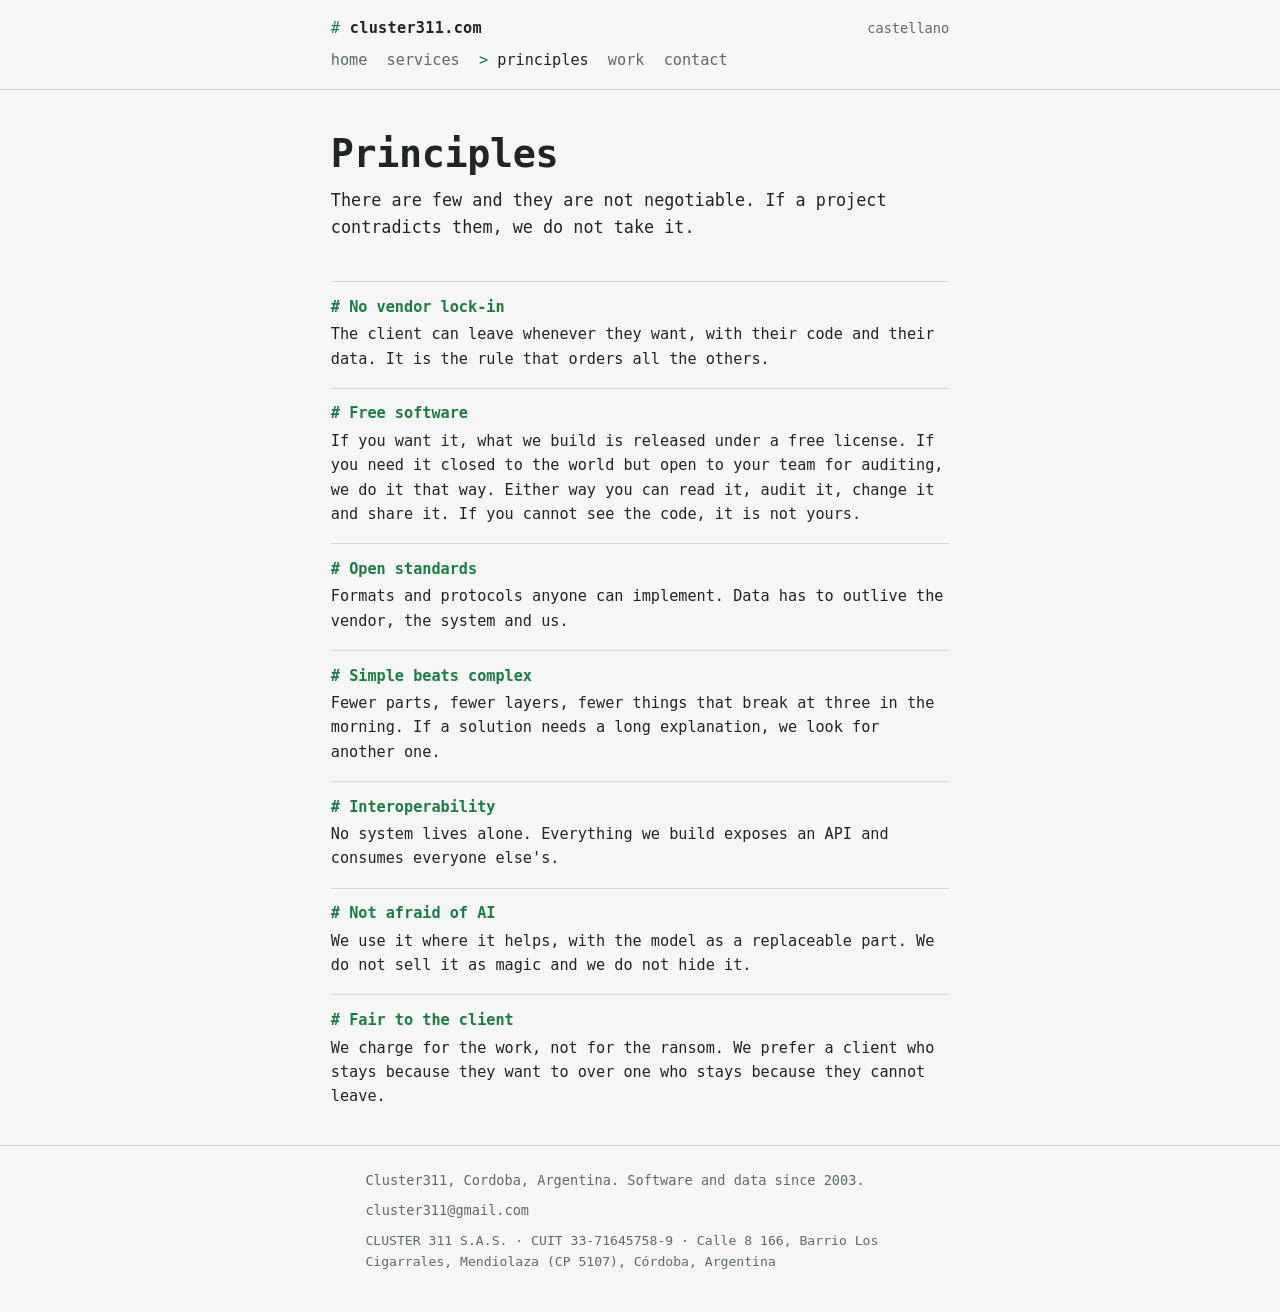
<file: en/principles/index.html>
<!DOCTYPE html>
<html lang="en">
<head>
  <meta charset="utf-8">
  <meta name="viewport" content="width=device-width, initial-scale=1">
  <title>Principles | Cluster311</title>
  <meta name="description" content="Cluster311 principles: free software, open standards, simplicity, interoperability and respect for the client.">
  <meta property="og:title" content="Principles | Cluster311">
  <meta property="og:description" content="Cluster311 principles: free software, open standards, simplicity, interoperability and respect for the client.">
  <meta property="og:type" content="website">
  <meta property="og:url" content="https://cluster311.com/en/principles/">
  <meta property="og:locale" content="en">
  <link rel="icon" href="/favicon.svg" type="image/svg+xml">
  <link rel="canonical" href="https://cluster311.com/en/principles/">
  <link rel="alternate" hreflang="en" href="https://cluster311.com/en/principles/">
  <link rel="alternate" hreflang="es" href="https://cluster311.com/principios/">
  <link rel="alternate" hreflang="x-default" href="https://cluster311.com/principios/">
  <link rel="stylesheet" href="/css/base.css">
</head>
<body>
  <a class="skip" href="#main">Skip to content</a>
  <header class="site">
    <div class="wrap">
      <a class="brand" href="/en/">cluster311.com</a>
      <nav aria-label="Main">
      <a href="/en/">home</a>
      <a href="/en/services/">services</a>
      <a href="/en/principles/" aria-current="page">principles</a>
      <a href="/en/work/">work</a>
      <a href="/en/contact/">contact</a>
      </nav>
      <span class="lang"><a href="/principios/" lang="es" hreflang="es">castellano</a></span>
    </div>
  </header>
  <main id="main" class="wrap">
    <section class="hero">
      <h1>Principles</h1>
      <p class="lede">There are few and they are not negotiable. If a project contradicts
        them, we do not take it.</p>
    </section>

    <ul class="principles">
      <li><strong>No vendor lock-in</strong>
        The client can leave whenever they want, with their code and their data. It is the
        rule that orders all the others.</li>
      <li><strong>Free software</strong>
        If you want it, what we build is released under a free license. If you need it
        closed to the world but open to your team for auditing, we do it that way. Either
        way you can read it, audit it, change it and share it. If you cannot see the code,
        it is not yours.</li>
      <li><strong>Open standards</strong>
        Formats and protocols anyone can implement. Data has to outlive the vendor, the
        system and us.</li>
      <li><strong>Simple beats complex</strong>
        Fewer parts, fewer layers, fewer things that break at three in the morning. If a
        solution needs a long explanation, we look for another one.</li>
      <li><strong>Interoperability</strong>
        No system lives alone. Everything we build exposes an API and consumes everyone
        else's.</li>
      <li><strong>Not afraid of AI</strong>
        We use it where it helps, with the model as a replaceable part. We do not sell it as
        magic and we do not hide it.</li>
      <li><strong>Fair to the client</strong>
        We charge for the work, not for the ransom. We prefer a client who stays because they
        want to over one who stays because they cannot leave.</li>
    </ul>

  </main>
  <footer class="site">
    <div class="wrap">
      <span>Cluster311, Cordoba, Argentina. Software and data since 2003.</span>
      <a href="mailto:cluster311@gmail.com">cluster311@gmail.com</a>
      <span class="legal">CLUSTER 311 S.A.S. · CUIT 33-71645758-9 · Calle 8 166, Barrio Los Cigarrales, Mendiolaza (CP 5107), Córdoba, Argentina</span>
    </div>
  </footer>
</body>
</html>
</file>
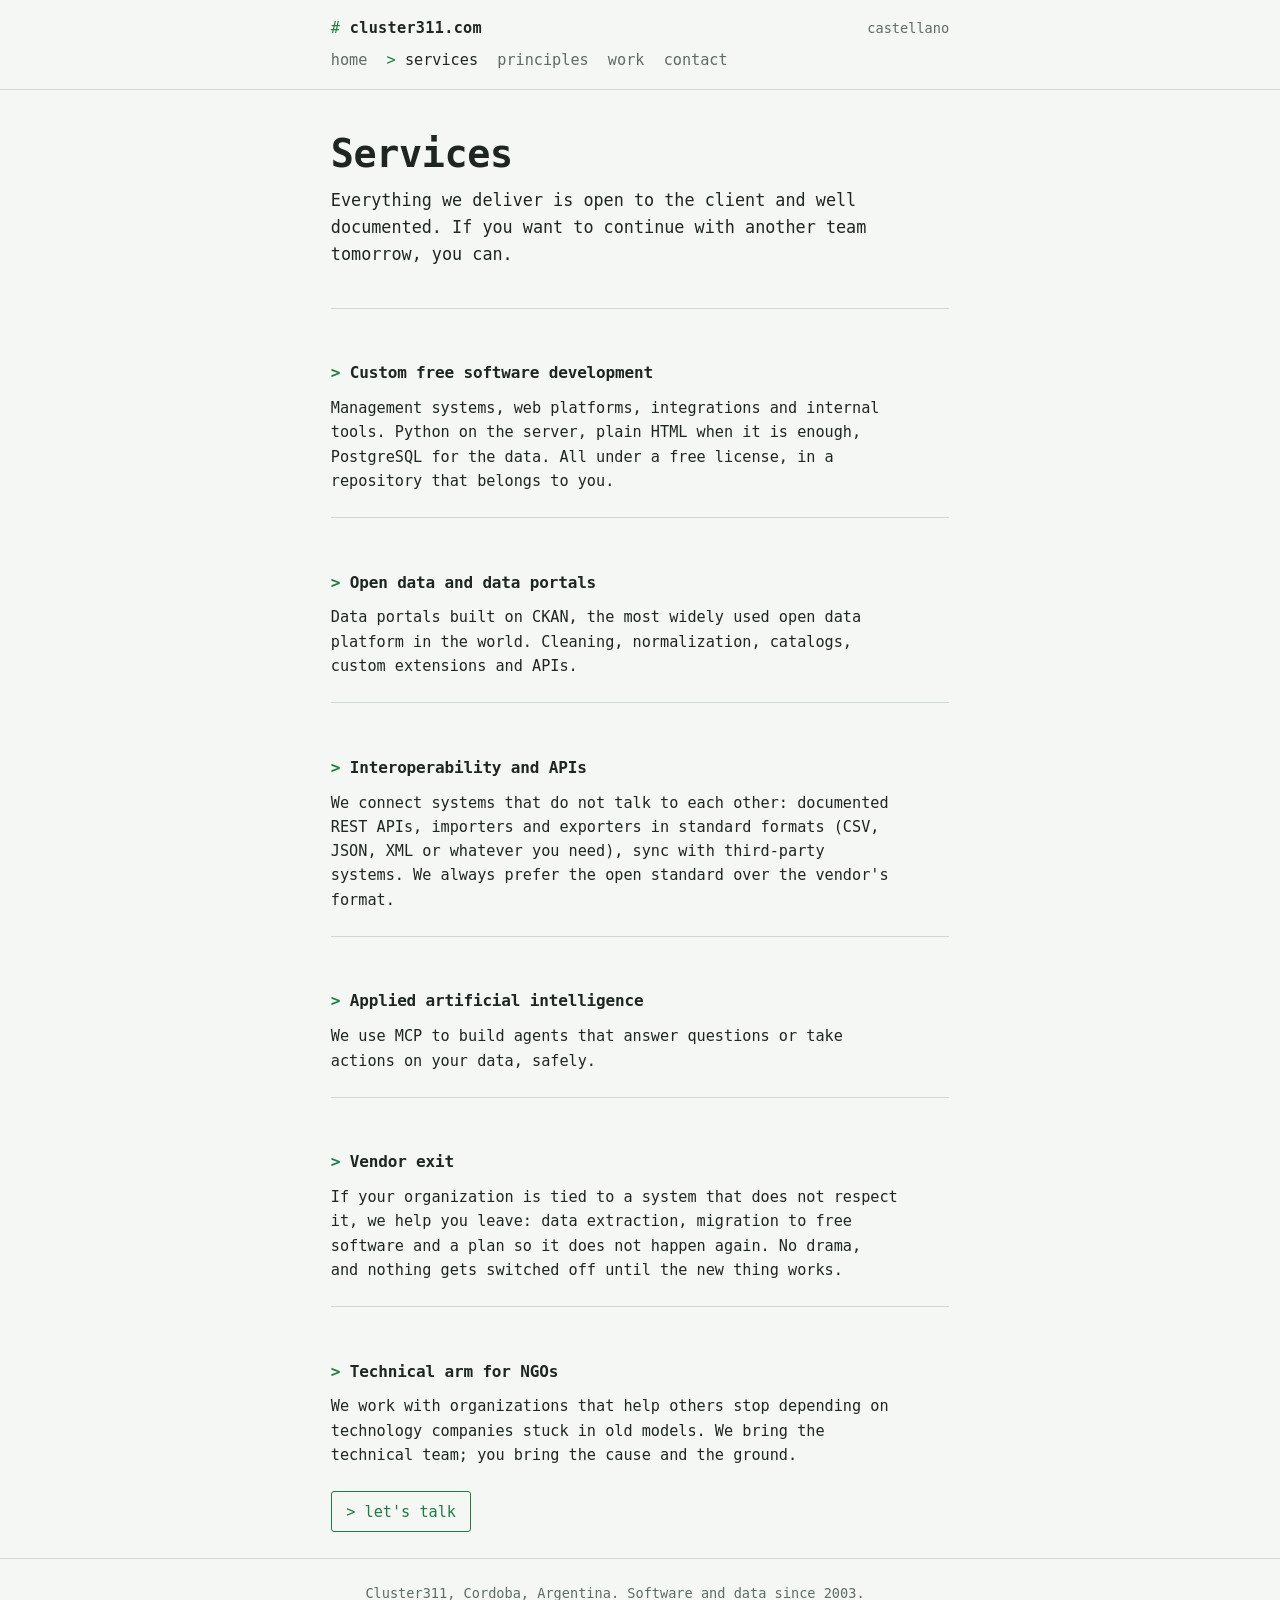
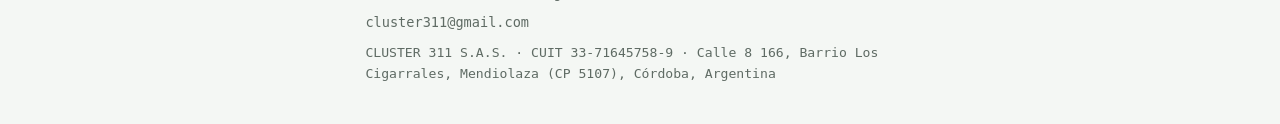
<file: en/services/index.html>
<!DOCTYPE html>
<html lang="en">
<head>
  <meta charset="utf-8">
  <meta name="viewport" content="width=device-width, initial-scale=1">
  <title>Services | Cluster311</title>
  <meta name="description" content="Cluster311 services: free software development, open data, interoperability, applied AI and vendor exit.">
  <meta property="og:title" content="Services | Cluster311">
  <meta property="og:description" content="Cluster311 services: free software development, open data, interoperability, applied AI and vendor exit.">
  <meta property="og:type" content="website">
  <meta property="og:url" content="https://cluster311.com/en/services/">
  <meta property="og:locale" content="en">
  <link rel="icon" href="/favicon.svg" type="image/svg+xml">
  <link rel="canonical" href="https://cluster311.com/en/services/">
  <link rel="alternate" hreflang="en" href="https://cluster311.com/en/services/">
  <link rel="alternate" hreflang="es" href="https://cluster311.com/servicios/">
  <link rel="alternate" hreflang="x-default" href="https://cluster311.com/servicios/">
  <link rel="stylesheet" href="/css/base.css">
</head>
<body>
  <a class="skip" href="#main">Skip to content</a>
  <header class="site">
    <div class="wrap">
      <a class="brand" href="/en/">cluster311.com</a>
      <nav aria-label="Main">
      <a href="/en/">home</a>
      <a href="/en/services/" aria-current="page">services</a>
      <a href="/en/principles/">principles</a>
      <a href="/en/work/">work</a>
      <a href="/en/contact/">contact</a>
      </nav>
      <span class="lang"><a href="/servicios/" lang="es" hreflang="es">castellano</a></span>
    </div>
  </header>
  <main id="main" class="wrap">
    <section class="hero">
      <h1>Services</h1>
      <p class="lede">Everything we deliver is open to the client and well documented. If you
        want to continue with another team tomorrow, you can.</p>
    </section>

    <div class="svc" id="development">
      <h3>Custom free software development</h3>
      <p>Management systems, web platforms, integrations and internal tools. Python on the
        server, plain HTML when it is enough, PostgreSQL for the data. All under a free
        license, in a repository that belongs to you.</p>
    </div>

    <div class="svc" id="data">
      <h3>Open data and data portals</h3>
      <p>Data portals built on CKAN, the most widely used open data platform in the world.
        Cleaning, normalization, catalogs, custom extensions and APIs.</p>
    </div>

    <div class="svc" id="interoperability">
      <h3>Interoperability and APIs</h3>
      <p>We connect systems that do not talk to each other: documented REST APIs, importers
        and exporters in standard formats (CSV, JSON, XML or whatever you need), sync with
        third-party systems. We always prefer the open standard over the vendor's format.</p>
    </div>

    <div class="svc" id="ai">
      <h3>Applied artificial intelligence</h3>
      <p>We use MCP to build agents that answer questions or take actions on your data,
        safely.</p>
    </div>

    <div class="svc" id="exit">
      <h3>Vendor exit</h3>
      <p>If your organization is tied to a system that does not respect it, we help you
        leave: data extraction, migration to free software and a plan so it does not happen
        again. No drama, and nothing gets switched off until the new thing works.</p>
    </div>

    <div class="svc" id="ngo">
      <h3>Technical arm for NGOs</h3>
      <p>We work with organizations that help others stop depending on technology companies
        stuck in old models. We bring the technical team; you bring the cause and the
        ground.</p>
    </div>

    <p><a class="btn" href="/en/contact/">let's talk</a></p>

  </main>
  <footer class="site">
    <div class="wrap">
      <span>Cluster311, Cordoba, Argentina. Software and data since 2003.</span>
      <a href="mailto:cluster311@gmail.com">cluster311@gmail.com</a>
      <span class="legal">CLUSTER 311 S.A.S. · CUIT 33-71645758-9 · Calle 8 166, Barrio Los Cigarrales, Mendiolaza (CP 5107), Córdoba, Argentina</span>
    </div>
  </footer>
</body>
</html>
</file>
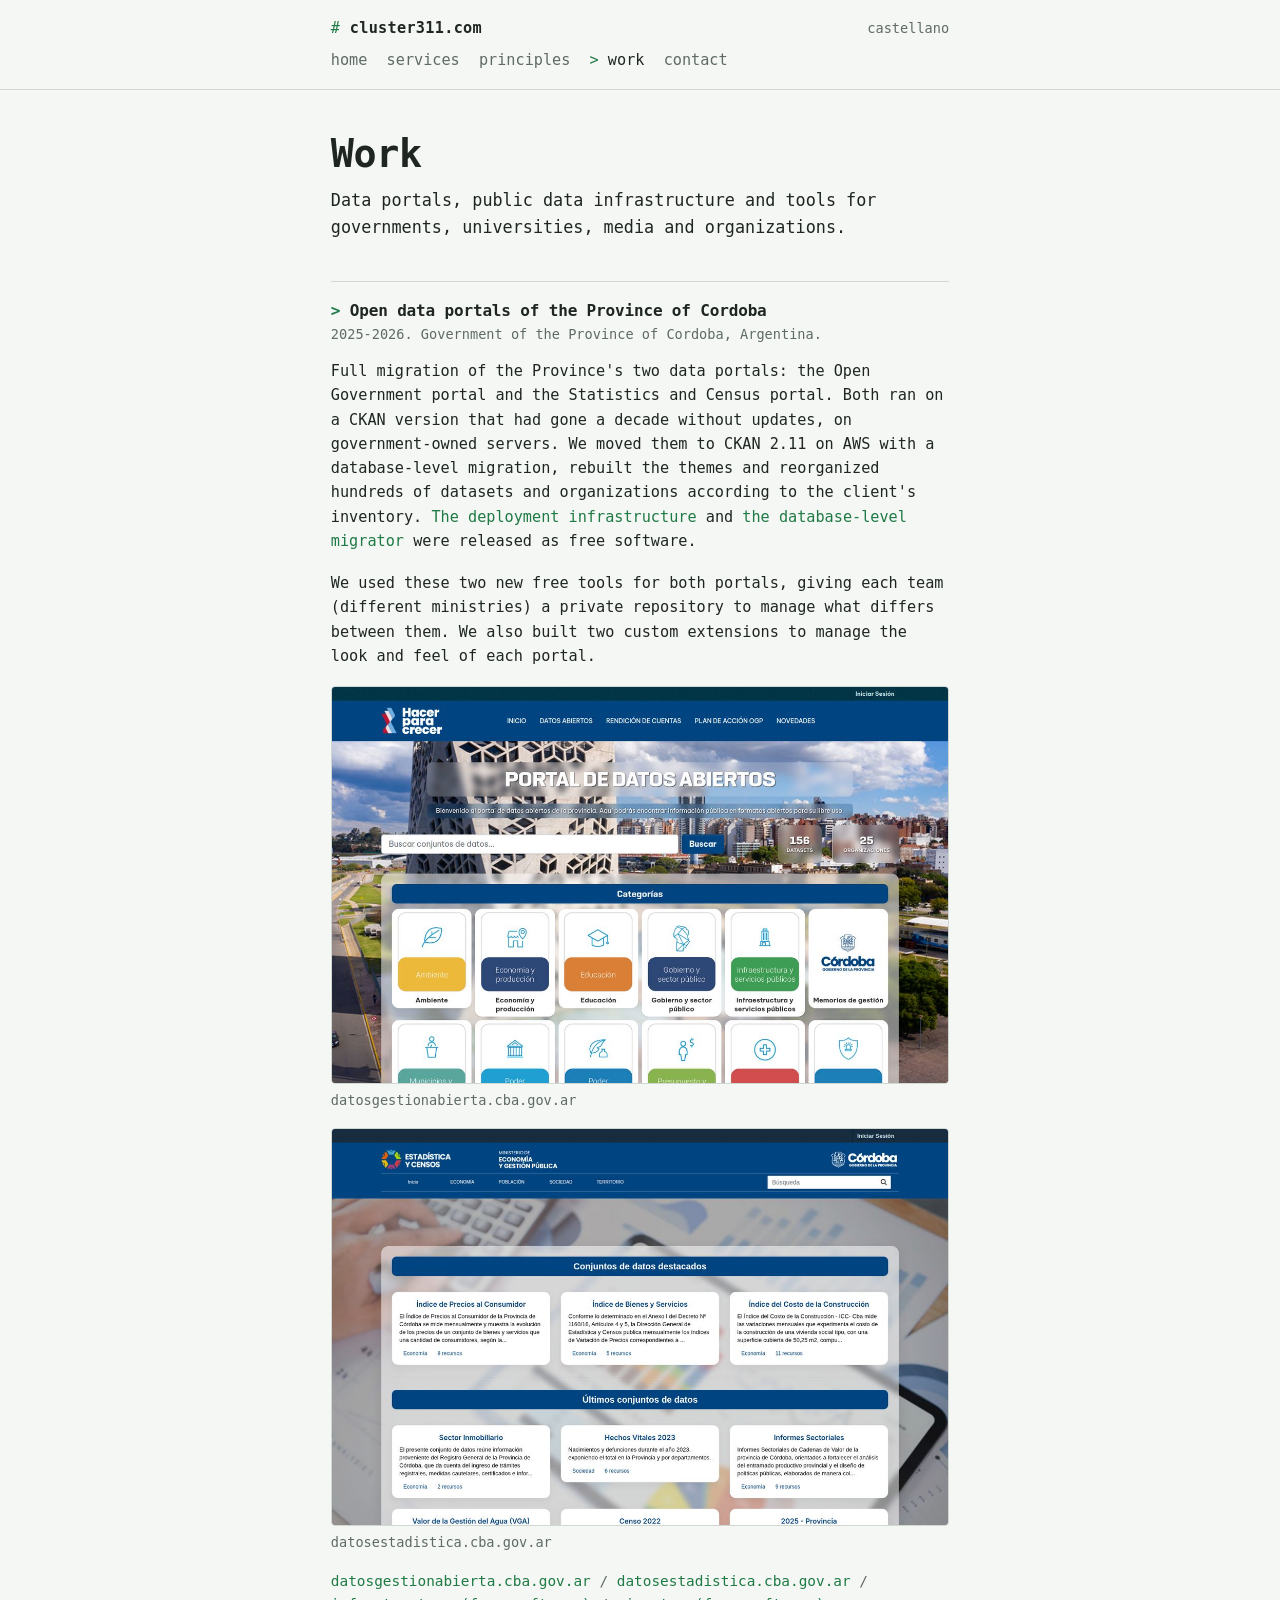
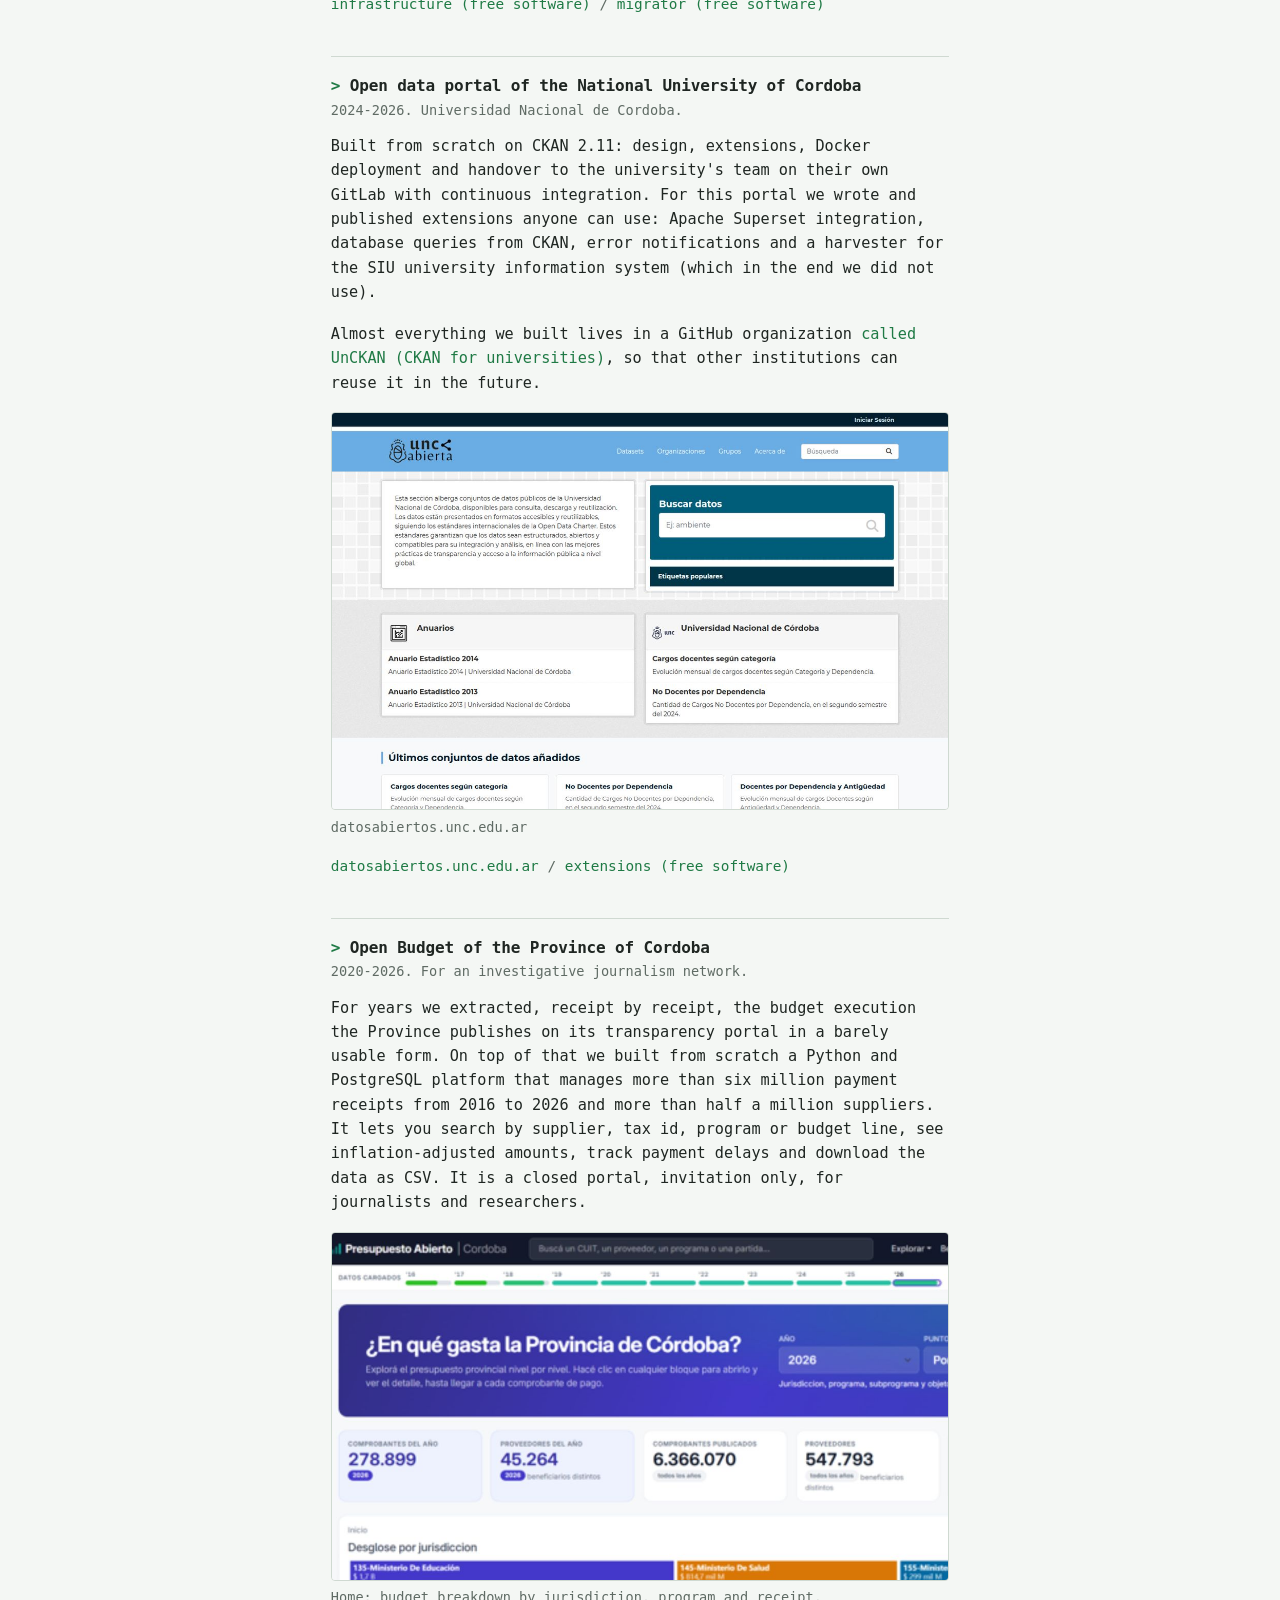
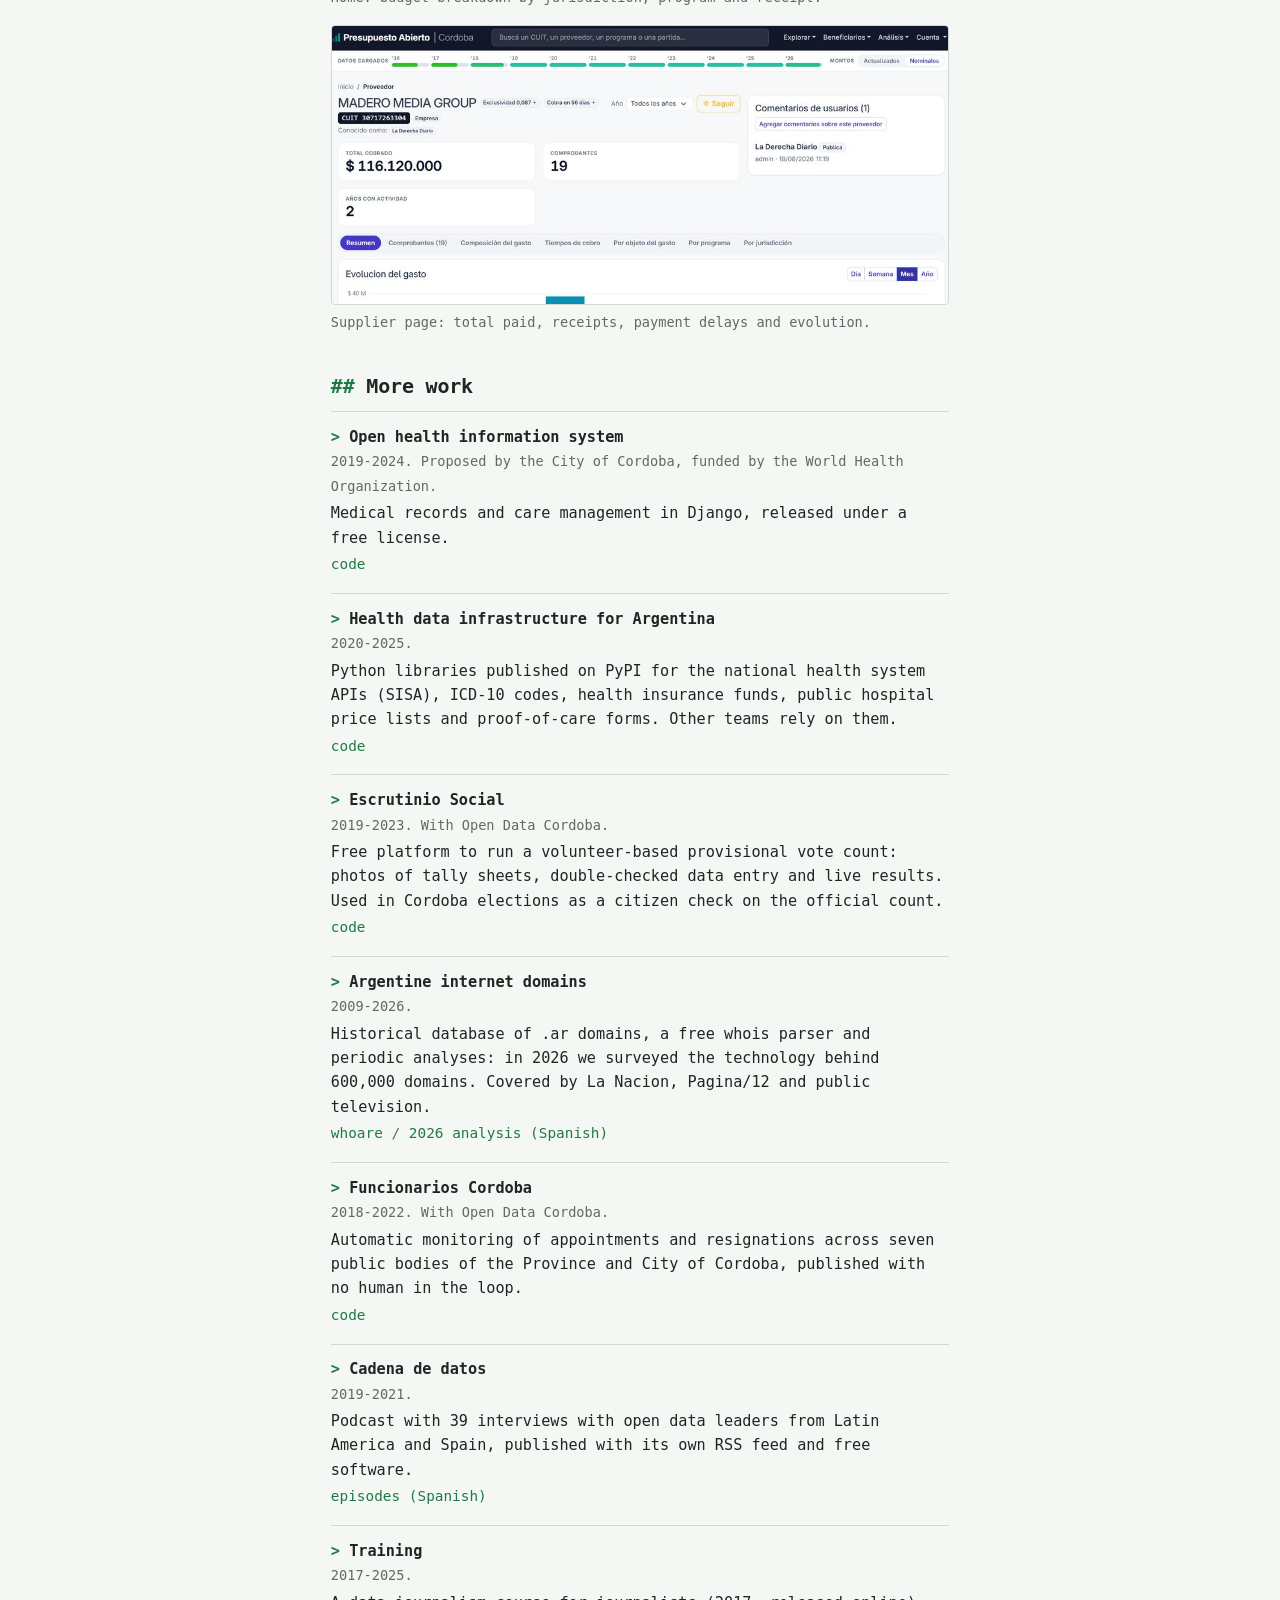
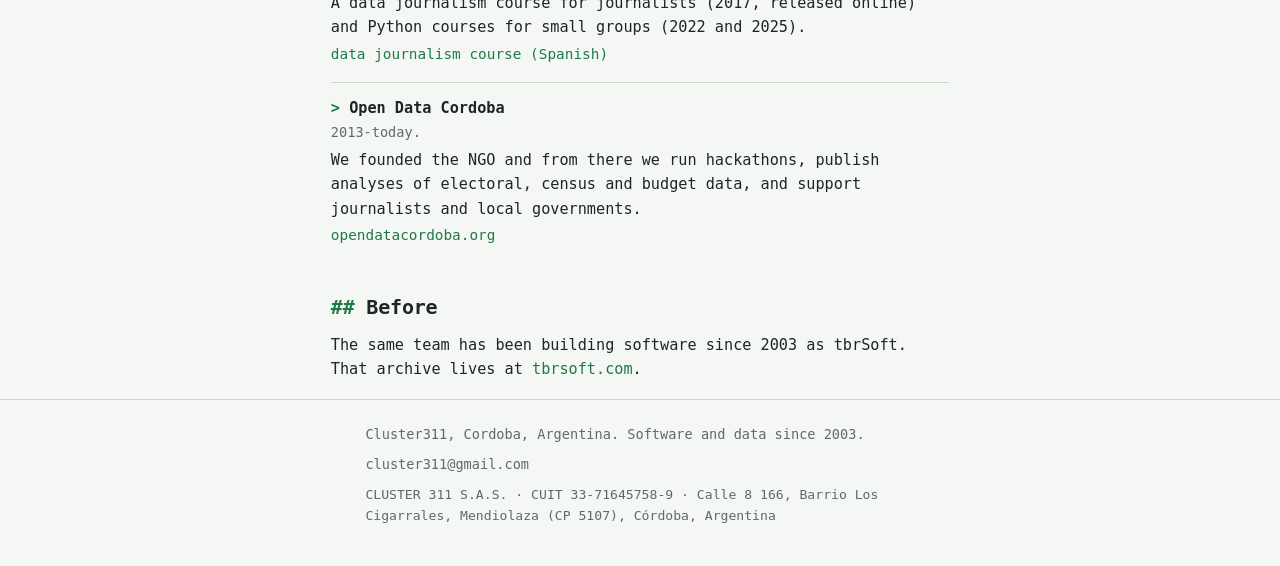
<file: en/work/index.html>
<!DOCTYPE html>
<html lang="en">
<head>
  <meta charset="utf-8">
  <meta name="viewport" content="width=device-width, initial-scale=1">
  <title>Work | Cluster311</title>
  <meta name="description" content="Cluster311 work: open data portals for the Province of Cordoba and the National University of Cordoba, the Cordoba Open Budget, health data and more.">
  <meta property="og:title" content="Work | Cluster311">
  <meta property="og:description" content="Cluster311 work: open data portals for the Province of Cordoba and the National University of Cordoba, the Cordoba Open Budget, health data and more.">
  <meta property="og:type" content="website">
  <meta property="og:url" content="https://cluster311.com/en/work/">
  <meta property="og:locale" content="en">
  <link rel="icon" href="/favicon.svg" type="image/svg+xml">
  <link rel="canonical" href="https://cluster311.com/en/work/">
  <link rel="alternate" hreflang="en" href="https://cluster311.com/en/work/">
  <link rel="alternate" hreflang="es" href="https://cluster311.com/trabajo/">
  <link rel="alternate" hreflang="x-default" href="https://cluster311.com/trabajo/">
  <link rel="stylesheet" href="/css/base.css">
</head>
<body>
  <a class="skip" href="#main">Skip to content</a>
  <header class="site">
    <div class="wrap">
      <a class="brand" href="/en/">cluster311.com</a>
      <nav aria-label="Main">
      <a href="/en/">home</a>
      <a href="/en/services/">services</a>
      <a href="/en/principles/">principles</a>
      <a href="/en/work/" aria-current="page">work</a>
      <a href="/en/contact/">contact</a>
      </nav>
      <span class="lang"><a href="/trabajo/" lang="es" hreflang="es">castellano</a></span>
    </div>
  </header>
  <main id="main" class="wrap">
    <section class="hero">
      <h1>Work</h1>
      <p class="lede">Data portals, public data infrastructure and tools for governments,
        universities, media and organizations.</p>
    </section>

    <div class="case" id="cba">
      <h3>Open data portals of the Province of Cordoba</h3>
      <p class="meta">2025-2026. Government of the Province of Cordoba, Argentina.</p>
      <p>Full migration of the Province's two data portals: the Open Government portal and the
        Statistics and Census portal. Both ran on a CKAN version that had gone a decade without
        updates, on government-owned servers. We moved them to CKAN 2.11 on AWS with a
        database-level migration, rebuilt the themes and reorganized hundreds of datasets and
        organizations according to the client's inventory.
        <a href="https://github.com/avdata99/ckan-to-aws">The deployment infrastructure</a> and
        <a href="https://github.com/avdata99/ckan-migrator">the database-level migrator</a>
        were released as free software.</p>
      <p>We used these two new free tools for both portals, giving each team (different
        ministries) a private repository to manage what differs between them. We also built
        two custom extensions to manage the look and feel of each portal.</p>
      <figure>
        <img src="/img/datosgestionabierta.jpg" width="1200" height="771" loading="lazy" alt="Home page of the Province of Cordoba open data portal, with search box and categories">
        <figcaption>datosgestionabierta.cba.gov.ar</figcaption>
      </figure>
      <figure>
        <img src="/img/datosestadistica.jpg" width="1200" height="771" loading="lazy" alt="Home page of the Cordoba Statistics and Census data portal">
        <figcaption>datosestadistica.cba.gov.ar</figcaption>
      </figure>
      <p class="links">
          <a href="https://datosgestionabierta.cba.gov.ar/">datosgestionabierta.cba.gov.ar</a>
          <a href="https://datosestadistica.cba.gov.ar/">datosestadistica.cba.gov.ar</a>
          <a href="https://github.com/avdata99/ckan-to-aws">infrastructure (free software)</a>
          <a href="https://github.com/avdata99/ckan-migrator">migrator (free software)</a>
      </p>
    </div>

    <div class="case" id="unc">
      <h3>Open data portal of the National University of Cordoba</h3>
      <p class="meta">2024-2026. Universidad Nacional de Cordoba.</p>
      <p>Built from scratch on CKAN 2.11: design, extensions, Docker deployment and handover to
        the university's team on their own GitLab with continuous integration. For this portal
        we wrote and published extensions anyone can use: Apache Superset integration,
        database queries from CKAN, error notifications and a harvester for the SIU university
        information system (which in the end we did not use).</p>
      <p>Almost everything we built lives in a GitHub organization
        <a href="https://github.com/unckan">called UnCKAN (CKAN for universities)</a>, so that
        other institutions can reuse it in the future.</p>
      <figure>
        <img src="/img/datosabiertos-unc.jpg" width="1200" height="771" loading="lazy" alt="Home page of the National University of Cordoba open data portal">
        <figcaption>datosabiertos.unc.edu.ar</figcaption>
      </figure>
      <p class="links">
          <a href="https://datosabiertos.unc.edu.ar/">datosabiertos.unc.edu.ar</a>
          <a href="https://github.com/unckan">extensions (free software)</a>
      </p>
    </div>

    <div class="case" id="presupuesto">
      <h3>Open Budget of the Province of Cordoba</h3>
      <p class="meta">2020-2026. For an investigative journalism network.</p>
      <p>For years we extracted, receipt by receipt, the budget execution the Province publishes
        on its transparency portal in a barely usable form. On top of that we built from scratch
        a Python and PostgreSQL platform that manages more than six million payment receipts from
        2016 to 2026 and more than half a million suppliers. It lets you search by supplier, tax
        id, program or budget line, see inflation-adjusted amounts, track payment delays and
        download the data as CSV. It is a closed portal, invitation only, for journalists and
        researchers.</p>
      <figure>
        <img src="/img/presupuesto-abierto-home.jpg" width="1200" height="675" loading="lazy" alt="Open Budget home page: what does the Province of Cordoba spend on, with totals of receipts and suppliers">
        <figcaption>Home: budget breakdown by jurisdiction, program and receipt.</figcaption>
      </figure>
      <figure>
        <img src="/img/presupuesto-abierto-proveedor.jpg" width="1024" height="463" loading="lazy" alt="Supplier page in Open Budget: total paid, receipts, spending over time and user comments">
        <figcaption>Supplier page: total paid, receipts, payment delays and evolution.</figcaption>
      </figure>
    </div>

    <h2>More work</h2>
    <ul class="more">
      <li>
        <strong>Open health information system</strong>
        <span class="meta">2019-2024. Proposed by the City of Cordoba, funded by the World Health Organization.</span>
        <p>Medical records and care management in Django, released under a free license.</p>
        <p class="links"><a href="https://github.com/cluster311/ggg">code</a></p>
      </li>
      <li>
        <strong>Health data infrastructure for Argentina</strong>
        <span class="meta">2020-2025.</span>
        <p>Python libraries published on PyPI for the national health system APIs (SISA), ICD-10 codes, health insurance funds, public hospital price lists and proof-of-care forms. Other teams rely on them.</p>
        <p class="links"><a href="https://github.com/cluster311">code</a></p>
      </li>
      <li>
        <strong>Escrutinio Social</strong>
        <span class="meta">2019-2023. With Open Data Cordoba.</span>
        <p>Free platform to run a volunteer-based provisional vote count: photos of tally sheets, double-checked data entry and live results. Used in Cordoba elections as a citizen check on the official count.</p>
        <p class="links"><a href="https://github.com/EscrutinioSocial/escrutinio-social">code</a></p>
      </li>
      <li>
        <strong>Argentine internet domains</strong>
        <span class="meta">2009-2026.</span>
        <p>Historical database of .ar domains, a free whois parser and periodic analyses: in 2026 we surveyed the technology behind 600,000 domains. Covered by La Nacion, Pagina/12 and public television.</p>
        <p class="links"><a href="https://github.com/OpenDataCordoba/whoare">whoare</a><a href="https://andresvazquez.com.ar/blog/posts/tecnologia-de-dominios-argentinos-2026/">2026 analysis (Spanish)</a></p>
      </li>
      <li>
        <strong>Funcionarios Cordoba</strong>
        <span class="meta">2018-2022. With Open Data Cordoba.</span>
        <p>Automatic monitoring of appointments and resignations across seven public bodies of the Province and City of Cordoba, published with no human in the loop.</p>
        <p class="links"><a href="https://github.com/OpenDataCordoba/funcionarios-cordoba">code</a></p>
      </li>
      <li>
        <strong>Cadena de datos</strong>
        <span class="meta">2019-2021.</span>
        <p>Podcast with 39 interviews with open data leaders from Latin America and Spain, published with its own RSS feed and free software.</p>
        <p class="links"><a href="https://avdata99.github.io/cadena-de-datos/">episodes (Spanish)</a></p>
      </li>
      <li>
        <strong>Training</strong>
        <span class="meta">2017-2025.</span>
        <p>A data journalism course for journalists (2017, released online) and Python courses for small groups (2022 and 2025).</p>
        <p class="links"><a href="https://avdata99.github.io/curso-datos-elecciones-generales-legislativas-2017/manual/html/index.html">data journalism course (Spanish)</a></p>
      </li>
      <li>
        <strong>Open Data Cordoba</strong>
        <span class="meta">2013-today.</span>
        <p>We founded the NGO and from there we run hackathons, publish analyses of electoral, census and budget data, and support journalists and local governments.</p>
        <p class="links"><a href="https://opendatacordoba.org/">opendatacordoba.org</a></p>
      </li>
    </ul>

    <h2>Before</h2>
    <p>The same team has been building software since 2003 as tbrSoft. That archive lives at
      <a href="https://tbrsoft.com">tbrsoft.com</a>.</p>
  </main>
  <footer class="site">
    <div class="wrap">
      <span>Cluster311, Cordoba, Argentina. Software and data since 2003.</span>
      <a href="mailto:cluster311@gmail.com">cluster311@gmail.com</a>
      <span class="legal">CLUSTER 311 S.A.S. · CUIT 33-71645758-9 · Calle 8 166, Barrio Los Cigarrales, Mendiolaza (CP 5107), Córdoba, Argentina</span>
    </div>
  </footer>
</body>
</html>
</file>
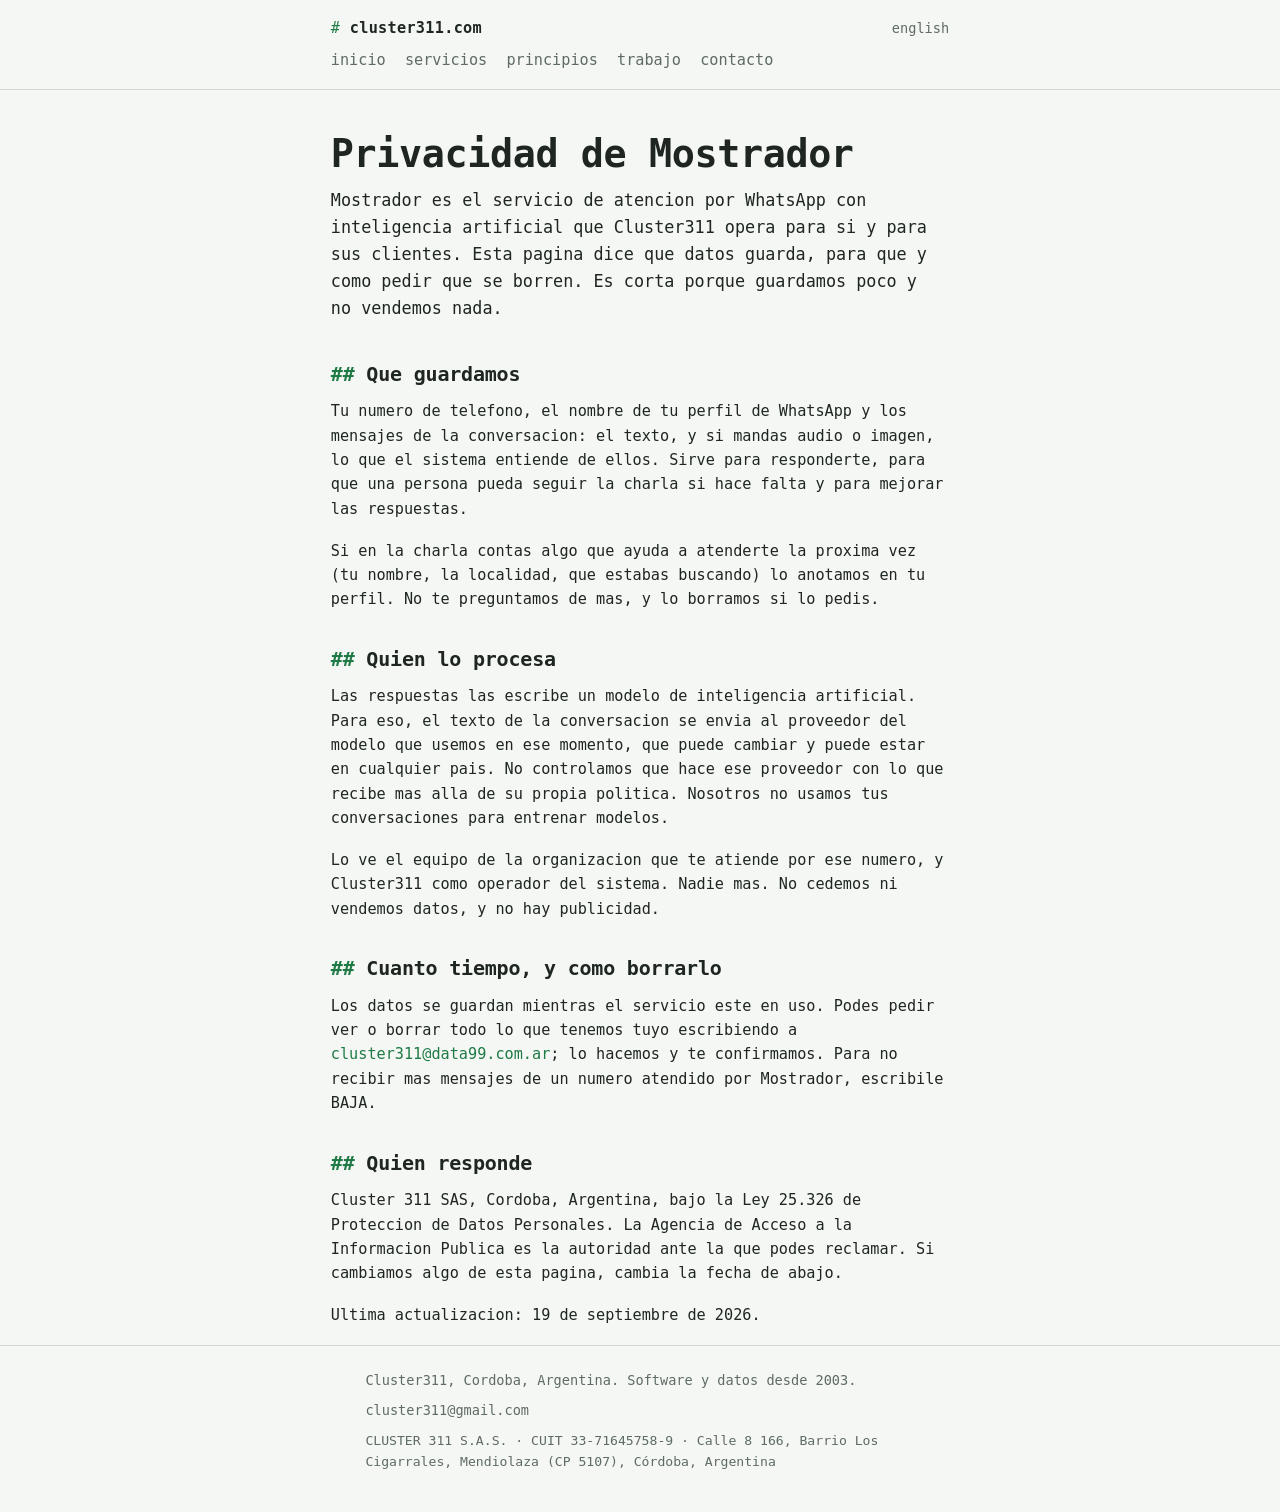
<file: mostrador/privacidad/index.html>
<!DOCTYPE html>
<html lang="es">
<head>
  <meta charset="utf-8">
  <meta name="viewport" content="width=device-width, initial-scale=1">
  <title>Privacidad de Mostrador | Cluster311</title>
  <meta name="description" content="Que datos guarda Mostrador, el servicio de atencion por WhatsApp de Cluster311, para que, quien los ve y como pedir que se borren.">
  <meta property="og:title" content="Privacidad de Mostrador | Cluster311">
  <meta property="og:description" content="Que datos guarda Mostrador, el servicio de atencion por WhatsApp de Cluster311, para que, quien los ve y como pedir que se borren.">
  <meta property="og:type" content="website">
  <meta property="og:url" content="https://cluster311.com/mostrador/privacidad/">
  <meta property="og:locale" content="es_AR">
  <link rel="icon" href="/favicon.svg" type="image/svg+xml">
  <link rel="canonical" href="https://cluster311.com/mostrador/privacidad/">
  <link rel="alternate" hreflang="es" href="https://cluster311.com/mostrador/privacidad/">
  <link rel="alternate" hreflang="en" href="https://cluster311.com/en/mostrador/privacy/">
  <link rel="alternate" hreflang="x-default" href="https://cluster311.com/mostrador/privacidad/">
  <link rel="stylesheet" href="/css/base.css">
</head>
<body>
  <a class="skip" href="#main">Saltar al contenido</a>
  <header class="site">
    <div class="wrap">
      <a class="brand" href="/">cluster311.com</a>
      <nav aria-label="Principal">
      <a href="/">inicio</a>
      <a href="/servicios/">servicios</a>
      <a href="/principios/">principios</a>
      <a href="/trabajo/">trabajo</a>
      <a href="/contacto/">contacto</a>
      </nav>
      <span class="lang"><a href="/en/mostrador/privacy/" lang="en" hreflang="en">english</a></span>
    </div>
  </header>
  <main id="main" class="wrap">
    <section class="hero">
      <h1>Privacidad de Mostrador</h1>
      <p class="lede">Mostrador es el servicio de atencion por WhatsApp con inteligencia
        artificial que Cluster311 opera para si y para sus clientes. Esta pagina dice que
        datos guarda, para que y como pedir que se borren. Es corta porque guardamos poco y
        no vendemos nada.</p>
    </section>

    <h2>Que guardamos</h2>
    <p>Tu numero de telefono, el nombre de tu perfil de WhatsApp y los mensajes de la
      conversacion: el texto, y si mandas audio o imagen, lo que el sistema entiende de ellos.
      Sirve para responderte, para que una persona pueda seguir la charla si hace falta y
      para mejorar las respuestas.</p>
    <p>Si en la charla contas algo que ayuda a atenderte la proxima vez (tu nombre, la
      localidad, que estabas buscando) lo anotamos en tu perfil. No te preguntamos de mas, y
      lo borramos si lo pedis.</p>

    <h2>Quien lo procesa</h2>
    <p>Las respuestas las escribe un modelo de inteligencia artificial. Para eso, el texto de
      la conversacion se envia al proveedor del modelo que usemos en ese momento, que puede
      cambiar y puede estar en cualquier pais. No controlamos que hace ese proveedor con lo
      que recibe mas alla de su propia politica. Nosotros no usamos tus conversaciones para
      entrenar modelos.</p>
    <p>Lo ve el equipo de la organizacion que te atiende por ese numero, y Cluster311 como
      operador del sistema. Nadie mas. No cedemos ni vendemos datos, y no hay publicidad.</p>

    <h2>Cuanto tiempo, y como borrarlo</h2>
    <p>Los datos se guardan mientras el servicio este en uso. Podes pedir ver o borrar todo lo
      que tenemos tuyo escribiendo a
      <a href="mailto:cluster311@data99.com.ar">cluster311@data99.com.ar</a>; lo hacemos y te
      confirmamos. Para no recibir mas mensajes de un numero atendido por Mostrador,
      escribile BAJA.</p>

    <h2>Quien responde</h2>
    <p>Cluster 311 SAS, Cordoba, Argentina, bajo la Ley 25.326 de Proteccion de Datos
      Personales. La Agencia de Acceso a la Informacion Publica es la autoridad ante la que
      podes reclamar. Si cambiamos algo de esta pagina, cambia la fecha de abajo.</p>
    <p>Ultima actualizacion: 19 de septiembre de 2026.</p>
  </main>
  <footer class="site">
    <div class="wrap">
      <span>Cluster311, Cordoba, Argentina. Software y datos desde 2003.</span>
      <a href="mailto:cluster311@gmail.com">cluster311@gmail.com</a>
      <span class="legal">CLUSTER 311 S.A.S. · CUIT 33-71645758-9 · Calle 8 166, Barrio Los Cigarrales, Mendiolaza (CP 5107), Córdoba, Argentina</span>
    </div>
  </footer>
</body>
</html>
</file>
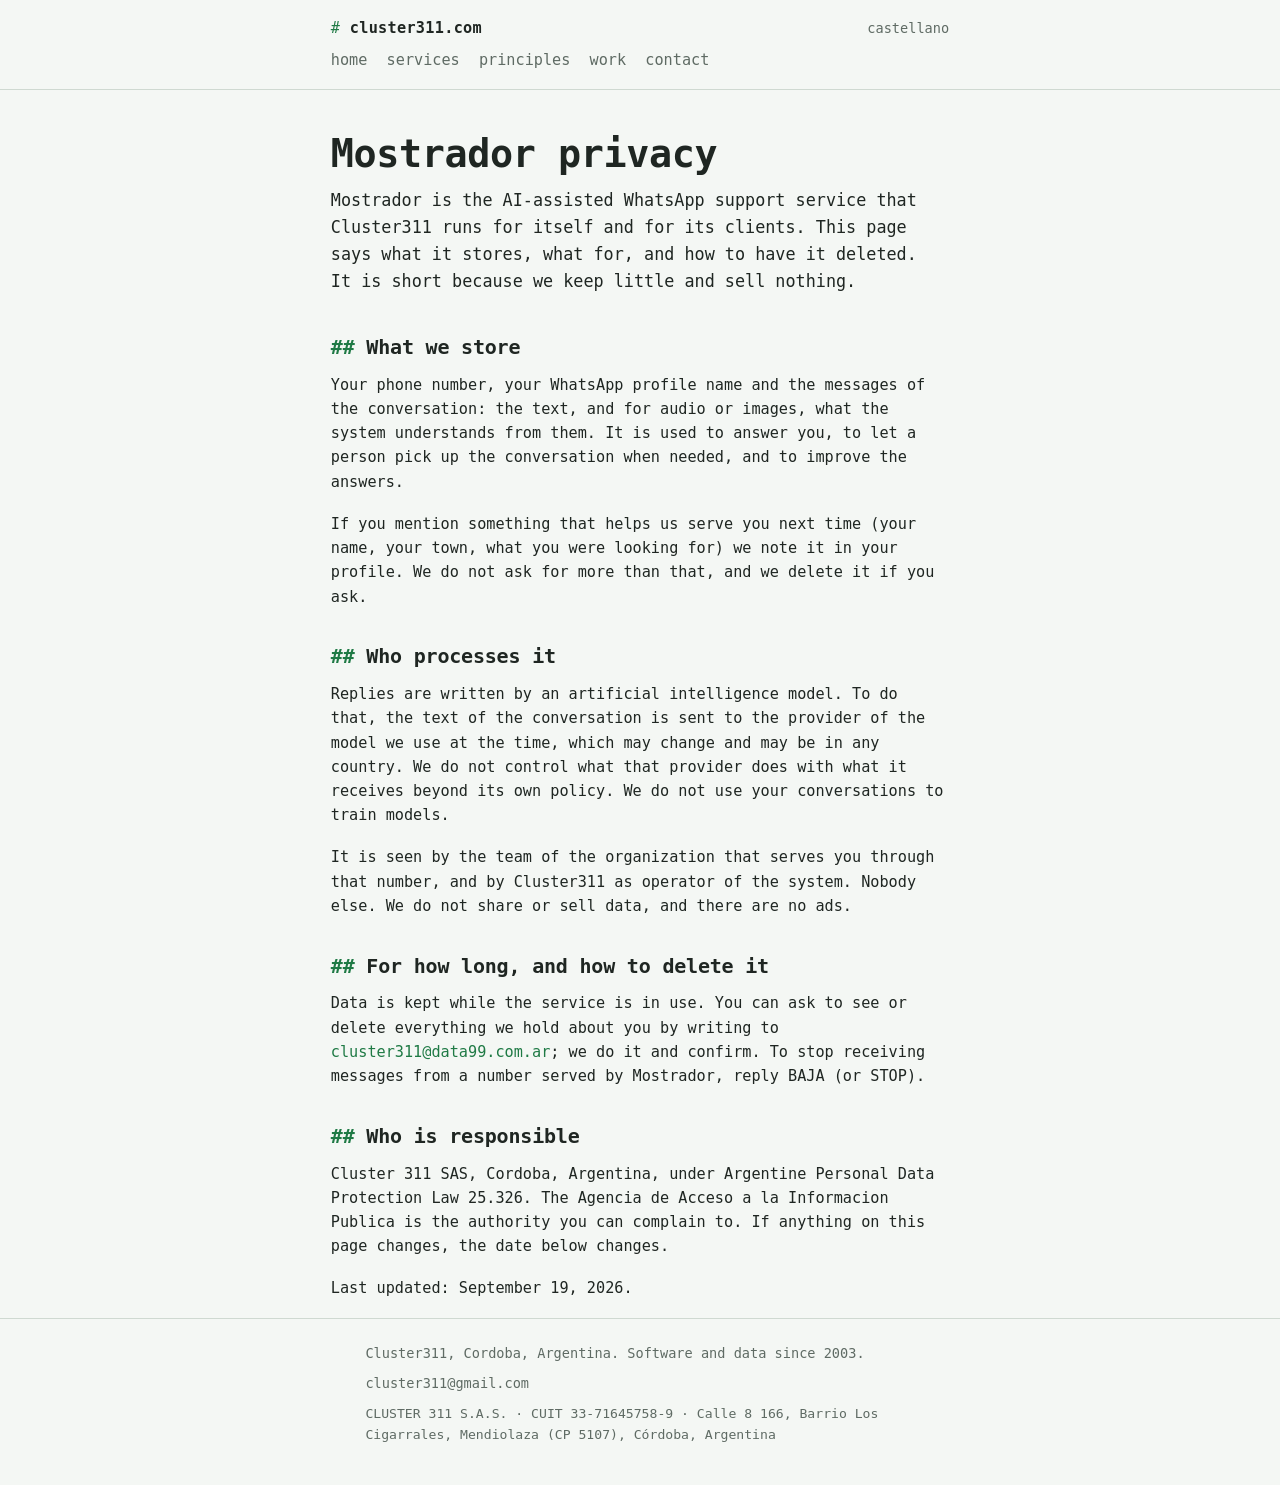
<file: en/mostrador/privacy/index.html>
<!DOCTYPE html>
<html lang="en">
<head>
  <meta charset="utf-8">
  <meta name="viewport" content="width=device-width, initial-scale=1">
  <title>Mostrador privacy | Cluster311</title>
  <meta name="description" content="What Mostrador, Cluster311's WhatsApp support service, stores, what for, who sees it and how to have it deleted.">
  <meta property="og:title" content="Mostrador privacy | Cluster311">
  <meta property="og:description" content="What Mostrador, Cluster311's WhatsApp support service, stores, what for, who sees it and how to have it deleted.">
  <meta property="og:type" content="website">
  <meta property="og:url" content="https://cluster311.com/en/mostrador/privacy/">
  <meta property="og:locale" content="en">
  <link rel="icon" href="/favicon.svg" type="image/svg+xml">
  <link rel="canonical" href="https://cluster311.com/en/mostrador/privacy/">
  <link rel="alternate" hreflang="es" href="https://cluster311.com/mostrador/privacidad/">
  <link rel="alternate" hreflang="en" href="https://cluster311.com/en/mostrador/privacy/">
  <link rel="alternate" hreflang="x-default" href="https://cluster311.com/mostrador/privacidad/">
  <link rel="stylesheet" href="/css/base.css">
</head>
<body>
  <a class="skip" href="#main">Skip to content</a>
  <header class="site">
    <div class="wrap">
      <a class="brand" href="/en/">cluster311.com</a>
      <nav aria-label="Main">
      <a href="/en/">home</a>
      <a href="/en/services/">services</a>
      <a href="/en/principles/">principles</a>
      <a href="/en/work/">work</a>
      <a href="/en/contact/">contact</a>
      </nav>
      <span class="lang"><a href="/mostrador/privacidad/" lang="es" hreflang="es">castellano</a></span>
    </div>
  </header>
  <main id="main" class="wrap">
    <section class="hero">
      <h1>Mostrador privacy</h1>
      <p class="lede">Mostrador is the AI-assisted WhatsApp support service that Cluster311
        runs for itself and for its clients. This page says what it stores, what for, and how
        to have it deleted. It is short because we keep little and sell nothing.</p>
    </section>

    <h2>What we store</h2>
    <p>Your phone number, your WhatsApp profile name and the messages of the conversation:
      the text, and for audio or images, what the system understands from them. It is used
      to answer you, to let a person pick up the conversation when needed, and to improve
      the answers.</p>
    <p>If you mention something that helps us serve you next time (your name, your town,
      what you were looking for) we note it in your profile. We do not ask for more than
      that, and we delete it if you ask.</p>

    <h2>Who processes it</h2>
    <p>Replies are written by an artificial intelligence model. To do that, the text of the
      conversation is sent to the provider of the model we use at the time, which may change
      and may be in any country. We do not control what that provider does with what it
      receives beyond its own policy. We do not use your conversations to train models.</p>
    <p>It is seen by the team of the organization that serves you through that number, and
      by Cluster311 as operator of the system. Nobody else. We do not share or sell data,
      and there are no ads.</p>

    <h2>For how long, and how to delete it</h2>
    <p>Data is kept while the service is in use. You can ask to see or delete everything we
      hold about you by writing to
      <a href="mailto:cluster311@data99.com.ar">cluster311@data99.com.ar</a>; we do it and
      confirm. To stop receiving messages from a number served by Mostrador, reply BAJA
      (or STOP).</p>

    <h2>Who is responsible</h2>
    <p>Cluster 311 SAS, Cordoba, Argentina, under Argentine Personal Data Protection Law
      25.326. The Agencia de Acceso a la Informacion Publica is the authority you can
      complain to. If anything on this page changes, the date below changes.</p>
    <p>Last updated: September 19, 2026.</p>
  </main>
  <footer class="site">
    <div class="wrap">
      <span>Cluster311, Cordoba, Argentina. Software and data since 2003.</span>
      <a href="mailto:cluster311@gmail.com">cluster311@gmail.com</a>
      <span class="legal">CLUSTER 311 S.A.S. · CUIT 33-71645758-9 · Calle 8 166, Barrio Los Cigarrales, Mendiolaza (CP 5107), Córdoba, Argentina</span>
    </div>
  </footer>
</body>
</html>
</file>
<file: css/base.css>
/* Cluster311 design kit (shared with tbrsoft.com). One file, no build, no dependencies. */

:root {
  --bg: #0c0f0d;
  --bg-2: #141a16;
  --fg: #d6dcd6;
  --fg-dim: #86918a;
  --line: #263029;
  --accent: #5ee08a;
  --accent-2: #3aa866;
  --mono: ui-monospace, "JetBrains Mono", "Cascadia Code", "Fira Code",
          "DejaVu Sans Mono", Menlo, Consolas, monospace;
  --measure: 72ch;
  color-scheme: dark;
}

@media (prefers-color-scheme: light) {
  :root {
    --bg: #f4f7f4;
    --bg-2: #e9efe9;
    --fg: #1f2622;
    --fg-dim: #5f6b64;
    --line: #cfd9d1;
    --accent: #1f7a45;
    --accent-2: #2e9a5a;
    color-scheme: light;
  }
}

* { box-sizing: border-box; }

html { font-size: 100%; }

body {
  margin: 0;
  min-height: 100vh;
  display: flex;
  flex-direction: column;
  background: var(--bg);
  color: var(--fg);
  font-family: var(--mono);
  font-size: 0.95rem;
  line-height: 1.6;
  -webkit-font-smoothing: antialiased;
}

a { color: var(--accent); text-decoration: none; }
a:hover, a:focus { text-decoration: underline; text-underline-offset: 3px; }
a:focus-visible { outline: 2px solid var(--accent); outline-offset: 2px; }

h1, h2, h3 {
  font-weight: 600;
  line-height: 1.25;
  margin: 2.2rem 0 0.8rem;
  letter-spacing: -0.01em;
}
h1 { font-size: 1.8rem; margin-top: 0; }
h2 { font-size: 1.25rem; }
h3 { font-size: 1rem; color: var(--fg); }
h2::before, h3::before { content: "# "; color: var(--accent); }
h2::before { content: "## "; }
h3::before { content: "### "; }

p, ul, ol, dl, table, figure { margin: 0 0 1.1rem; }
ul, ol { padding-left: 1.4rem; }
li { margin-bottom: 0.25rem; }
strong { color: var(--fg); font-weight: 600; }
code, kbd {
  font-family: var(--mono);
  background: var(--bg-2);
  border: 1px solid var(--line);
  border-radius: 3px;
  padding: 0.05rem 0.35rem;
  font-size: 0.9em;
}
pre {
  background: var(--bg-2);
  border: 1px solid var(--line);
  border-radius: 4px;
  padding: 0.9rem 1rem;
  overflow-x: auto;
  margin: 0 0 1.1rem;
}
pre code { background: none; border: 0; padding: 0; font-size: 0.9rem; }
hr { border: 0; border-top: 1px solid var(--line); margin: 2rem 0; }
small, .dim { color: var(--fg-dim); }

/* layout */
.wrap {
  max-width: var(--measure);
  margin: 0 auto;
  padding: 0 1.25rem;
}

header.site {
  border-bottom: 1px solid var(--line);
  padding: 1rem 0;
  margin-bottom: 2.5rem;
}
header.site .wrap {
  display: flex;
  flex-wrap: wrap;
  align-items: baseline;
  gap: 0.5rem 1.5rem;
}
header.site .brand {
  color: var(--fg);
  font-weight: 700;
  letter-spacing: 0.02em;
}
header.site .brand::before { content: "# "; color: var(--accent); font-weight: 400; }
header.site nav { margin-left: auto; display: flex; flex-wrap: wrap; gap: 1.2rem; }
header.site nav a { color: var(--fg-dim); }
header.site nav a[aria-current="page"] { color: var(--fg); }
header.site nav a[aria-current="page"]::before { content: "> "; color: var(--accent); }

main { padding-bottom: 3rem; flex: 1; width: 100%; }

footer.site {
  border-top: 1px solid var(--line);
  padding: 1.5rem 0 2.5rem;
  color: var(--fg-dim);
  font-size: 0.85rem;
}
footer.site .wrap { display: flex; flex-wrap: wrap; gap: 0.5rem 2rem; }
footer.site a { color: var(--fg-dim); }
footer.site .legal { flex-basis: 100%; font-size: 0.82rem; }
footer.site a:hover { color: var(--accent); }

/* hero */
.hero { margin-bottom: 2.5rem; }
.hero h1 { font-size: clamp(1.7rem, 4vw, 2.4rem); margin-bottom: 0.6rem; }
.hero h1 .cursor {
  display: inline-block;
  width: 0.55em; height: 1.05em;
  background: var(--accent);
  vertical-align: -0.15em;
  margin-left: 0.15em;
  animation: blink 1.1s steps(1) infinite;
}
@media (prefers-reduced-motion: reduce) { .hero h1 .cursor { animation: none; } }
@keyframes blink { 50% { opacity: 0; } }
.hero .lede { font-size: 1.05rem; max-width: 60ch; }

/* key/value blocks (terminal-style facts) */
.kv {
  display: grid;
  grid-template-columns: max-content 1fr;
  gap: 0.25rem 1.5rem;
  margin: 0 0 1.5rem;
}
.kv dt { color: var(--fg-dim); }
.kv dt::after { content: ":"; }
.kv dd { margin: 0; }
@media (max-width: 480px) {
  .kv { grid-template-columns: 1fr; gap: 0; }
  .kv dd { margin-bottom: 0.6rem; }
}

/* cards / fichas */
.grid {
  display: grid;
  grid-template-columns: repeat(auto-fill, minmax(17rem, 1fr));
  gap: 1rem;
  margin: 0 0 1.5rem;
  padding: 0;
  list-style: none;
}
.card {
  border: 1px solid var(--line);
  border-radius: 4px;
  padding: 1rem 1.1rem;
  background: var(--bg-2);
  display: flex;
  flex-direction: column;
  gap: 0.35rem;
}
.card h3 { margin: 0; }
.card h3::before { content: none; }
.card .meta { color: var(--fg-dim); font-size: 0.85rem; }
.card p { margin: 0; }
.card .links { margin-top: auto; padding-top: 0.5rem; font-size: 0.9rem; }
.card .links a + a::before { content: " / "; color: var(--fg-dim); }

/* timeline */
.timeline { list-style: none; padding: 0; margin: 0 0 1.5rem; border-left: 1px solid var(--line); }
.timeline li { padding: 0 0 1.1rem 1.25rem; position: relative; }
.timeline li::before {
  content: ""; position: absolute; left: -5px; top: 0.6em;
  width: 9px; height: 9px; border-radius: 50%;
  background: var(--accent);
}
.timeline .year { color: var(--accent); font-weight: 600; margin-right: 0.6rem; }

/* figures */
figure { margin: 1.5rem 0; }
figure img {
  max-width: 100%; height: auto; display: block;
  border: 1px solid var(--line); border-radius: 4px;
}
figcaption { color: var(--fg-dim); font-size: 0.85rem; margin-top: 0.4rem; }
.shots { display: grid; grid-template-columns: repeat(auto-fit, minmax(14rem, 1fr)); gap: 1rem; }
.shots figure { margin: 0; }

/* tables */
table { border-collapse: collapse; width: 100%; font-size: 0.9rem; }
th, td { text-align: left; padding: 0.45rem 0.6rem; border-bottom: 1px solid var(--line); vertical-align: top; }
th { color: var(--fg-dim); font-weight: 600; }
.table-wrap { overflow-x: auto; margin: 0 0 1.1rem; }

/* callouts */
.note {
  border-left: 3px solid var(--accent);
  padding: 0.6rem 1rem;
  background: var(--bg-2);
  margin: 0 0 1.5rem;
}
.note p:last-child { margin-bottom: 0; }

/* buttons / prompts */
.btn {
  display: inline-block;
  border: 1px solid var(--accent);
  color: var(--accent);
  padding: 0.45rem 0.9rem;
  border-radius: 3px;
  margin: 0 0.5rem 0.5rem 0;
}
.btn:hover, .btn:focus { background: var(--accent); color: var(--bg); text-decoration: none; }
.btn::before { content: "> "; }

.tags { display: flex; flex-wrap: wrap; gap: 0.4rem; padding: 0; list-style: none; margin: 0 0 1.5rem; }
.tags li {
  border: 1px solid var(--line); border-radius: 3px;
  padding: 0.05rem 0.5rem; font-size: 0.8rem; color: var(--fg-dim); margin: 0;
}

.skip { position: absolute; left: -999px; }
.skip:focus { left: 1rem; top: 1rem; background: var(--bg-2); padding: 0.5rem; z-index: 10; }

/* header: brand + language on the first row, nav on the second */
header.site .wrap { display: grid; grid-template-columns: 1fr auto; gap: 0.5rem 1rem; align-items: baseline; }
header.site nav { grid-column: 1 / -1; margin-left: 0; }
header.site .lang { grid-row: 1; grid-column: 2; color: var(--fg-dim); font-size: 0.85rem; }
header.site .lang a { color: var(--fg-dim); }
header.site .lang a:hover { color: var(--accent); }

/* service blocks */
.svc { border-top: 1px solid var(--line); padding: 1.2rem 0 0.4rem; }
.svc h3::before { content: "> "; }
.svc p { max-width: 62ch; }

/* principle list */
.principles { list-style: none; padding: 0; margin: 0 0 1.5rem; }
.principles li { padding: 0.8rem 0; border-top: 1px solid var(--line); }
.principles li strong { display: block; color: var(--accent); margin-bottom: 0.2rem; }
.principles li strong::before { content: "# "; }

/* repos table */
.repos td:first-child { white-space: nowrap; }

/* case studies (trabajo) */
.case { margin: 0 0 2.5rem; padding-top: 1.2rem; border-top: 1px solid var(--line); }
.case h3 { margin: 0 0 0.2rem; }
.case h3::before { content: "> "; }
.case .meta { color: var(--fg-dim); font-size: 0.85rem; margin: 0 0 0.8rem; }
.case figure { margin: 0.8rem 0 1rem; }
.case .links { font-size: 0.9rem; }
.case .links a + a::before { content: " / "; color: var(--fg-dim); }
.more { list-style: none; padding: 0; margin: 0 0 1.5rem; }
.more li { padding: 0.8rem 0; border-top: 1px solid var(--line); }
.more li strong { display: block; }
.more li strong::before { content: "> "; color: var(--accent); }
.more li .meta { color: var(--fg-dim); font-size: 0.85rem; }
.more li p { margin: 0.2rem 0 0; }
.more li .links { font-size: 0.9rem; margin-top: 0.2rem; }
.more li .links a + a::before { content: " / "; color: var(--fg-dim); }

.razon-social { color: var(--fg-dim); font-size: 0.95rem; }
</file>
